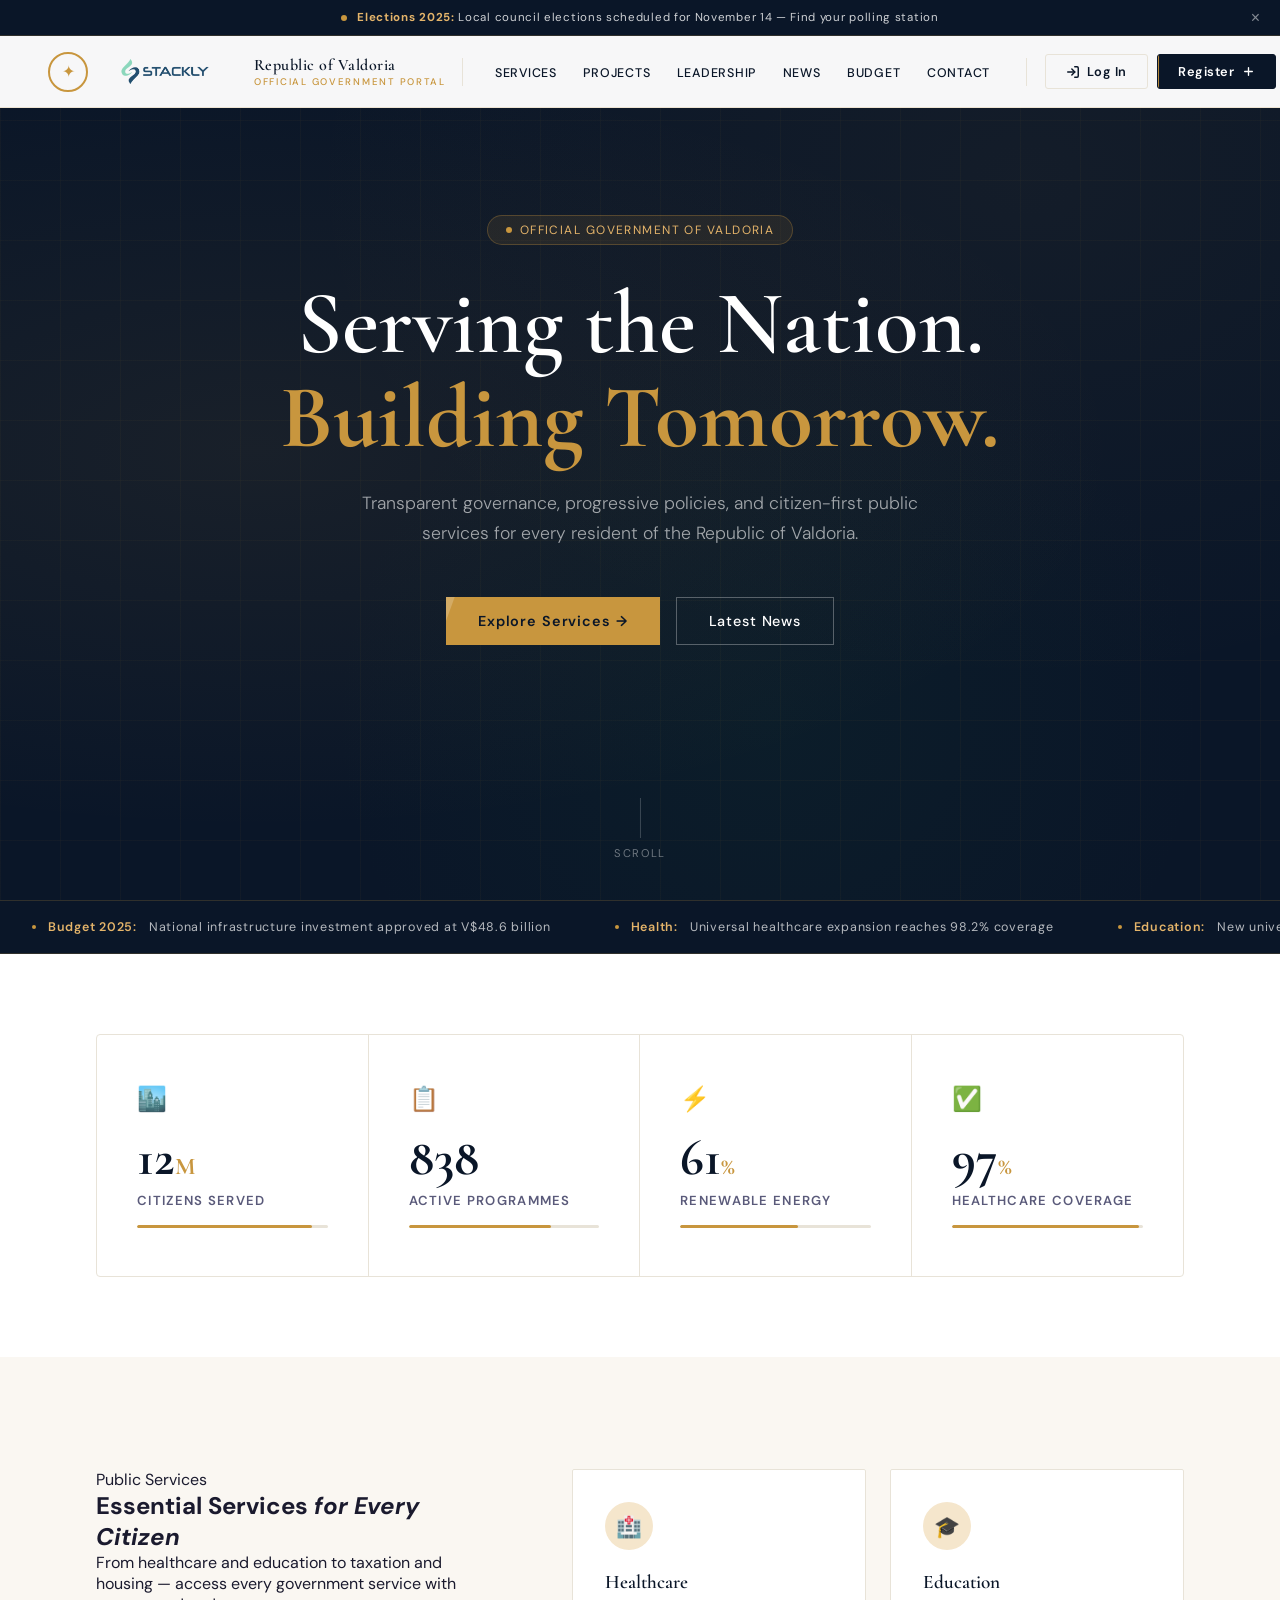
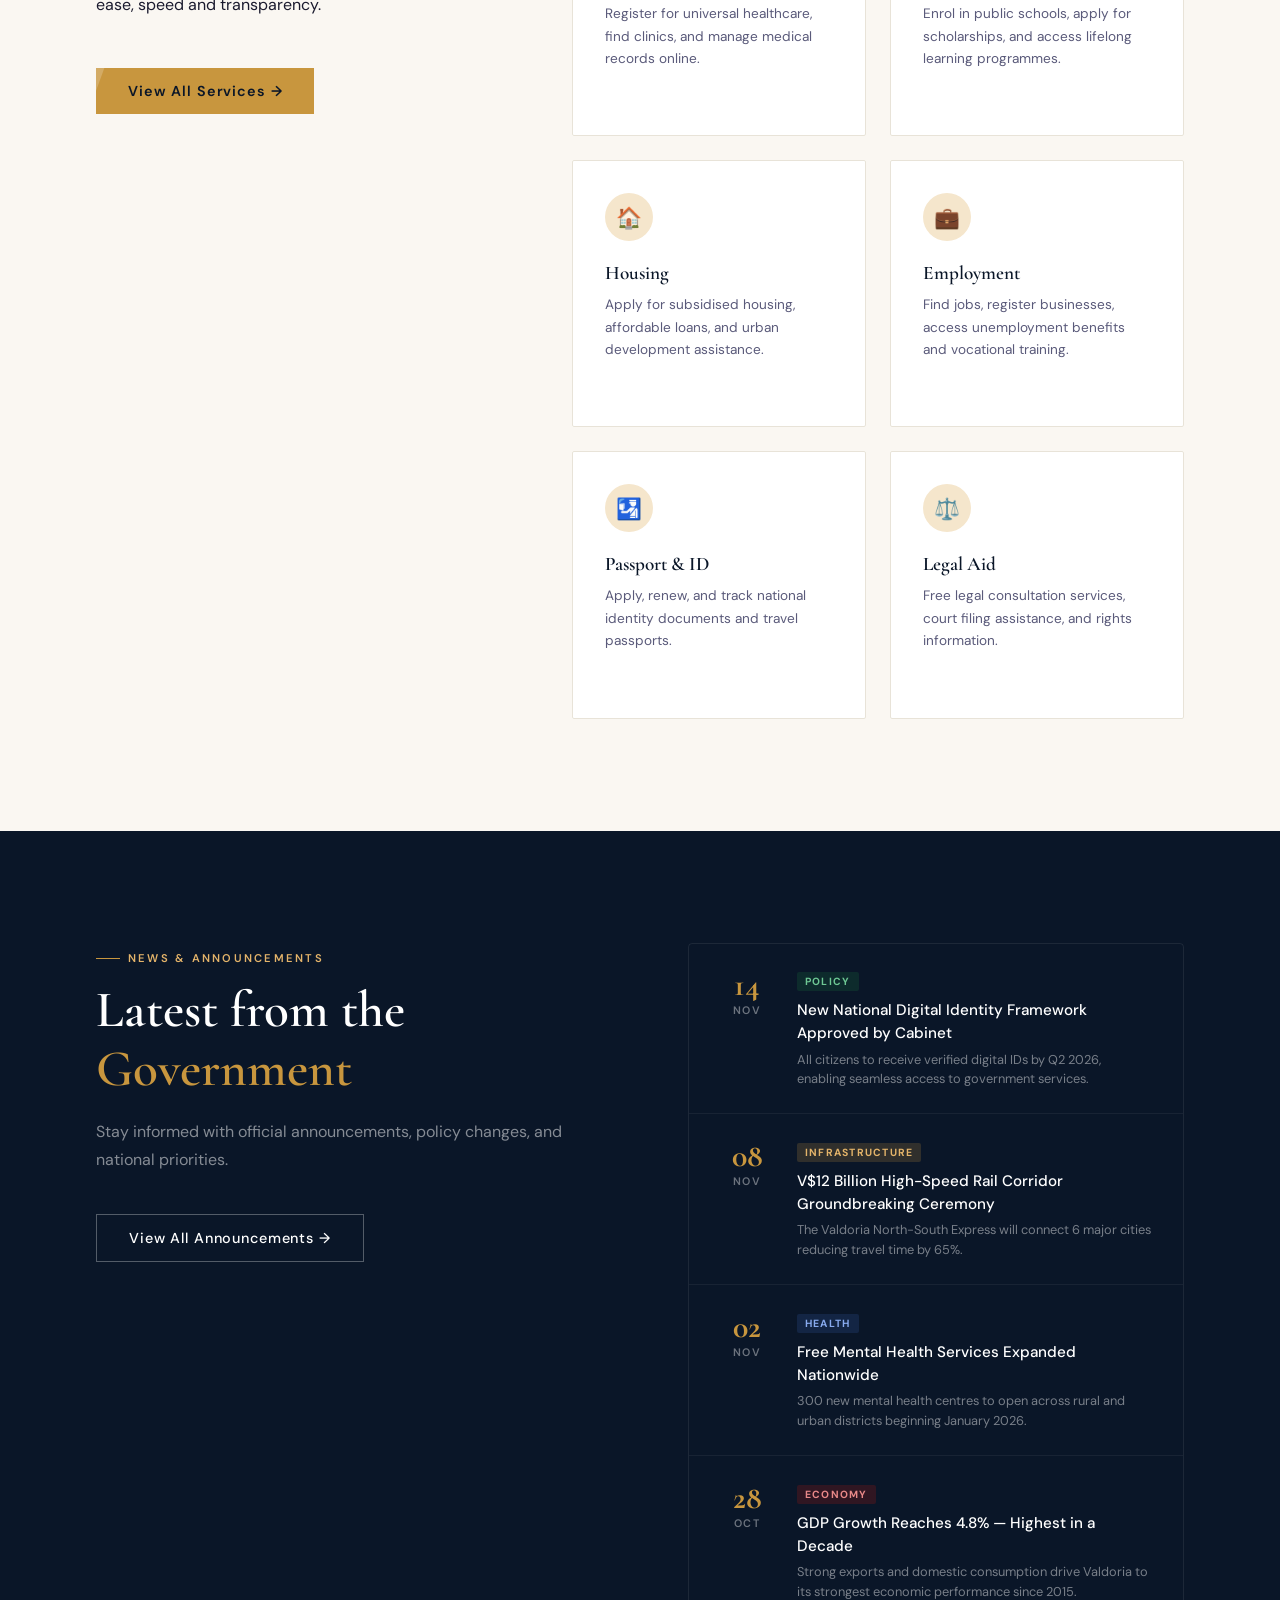
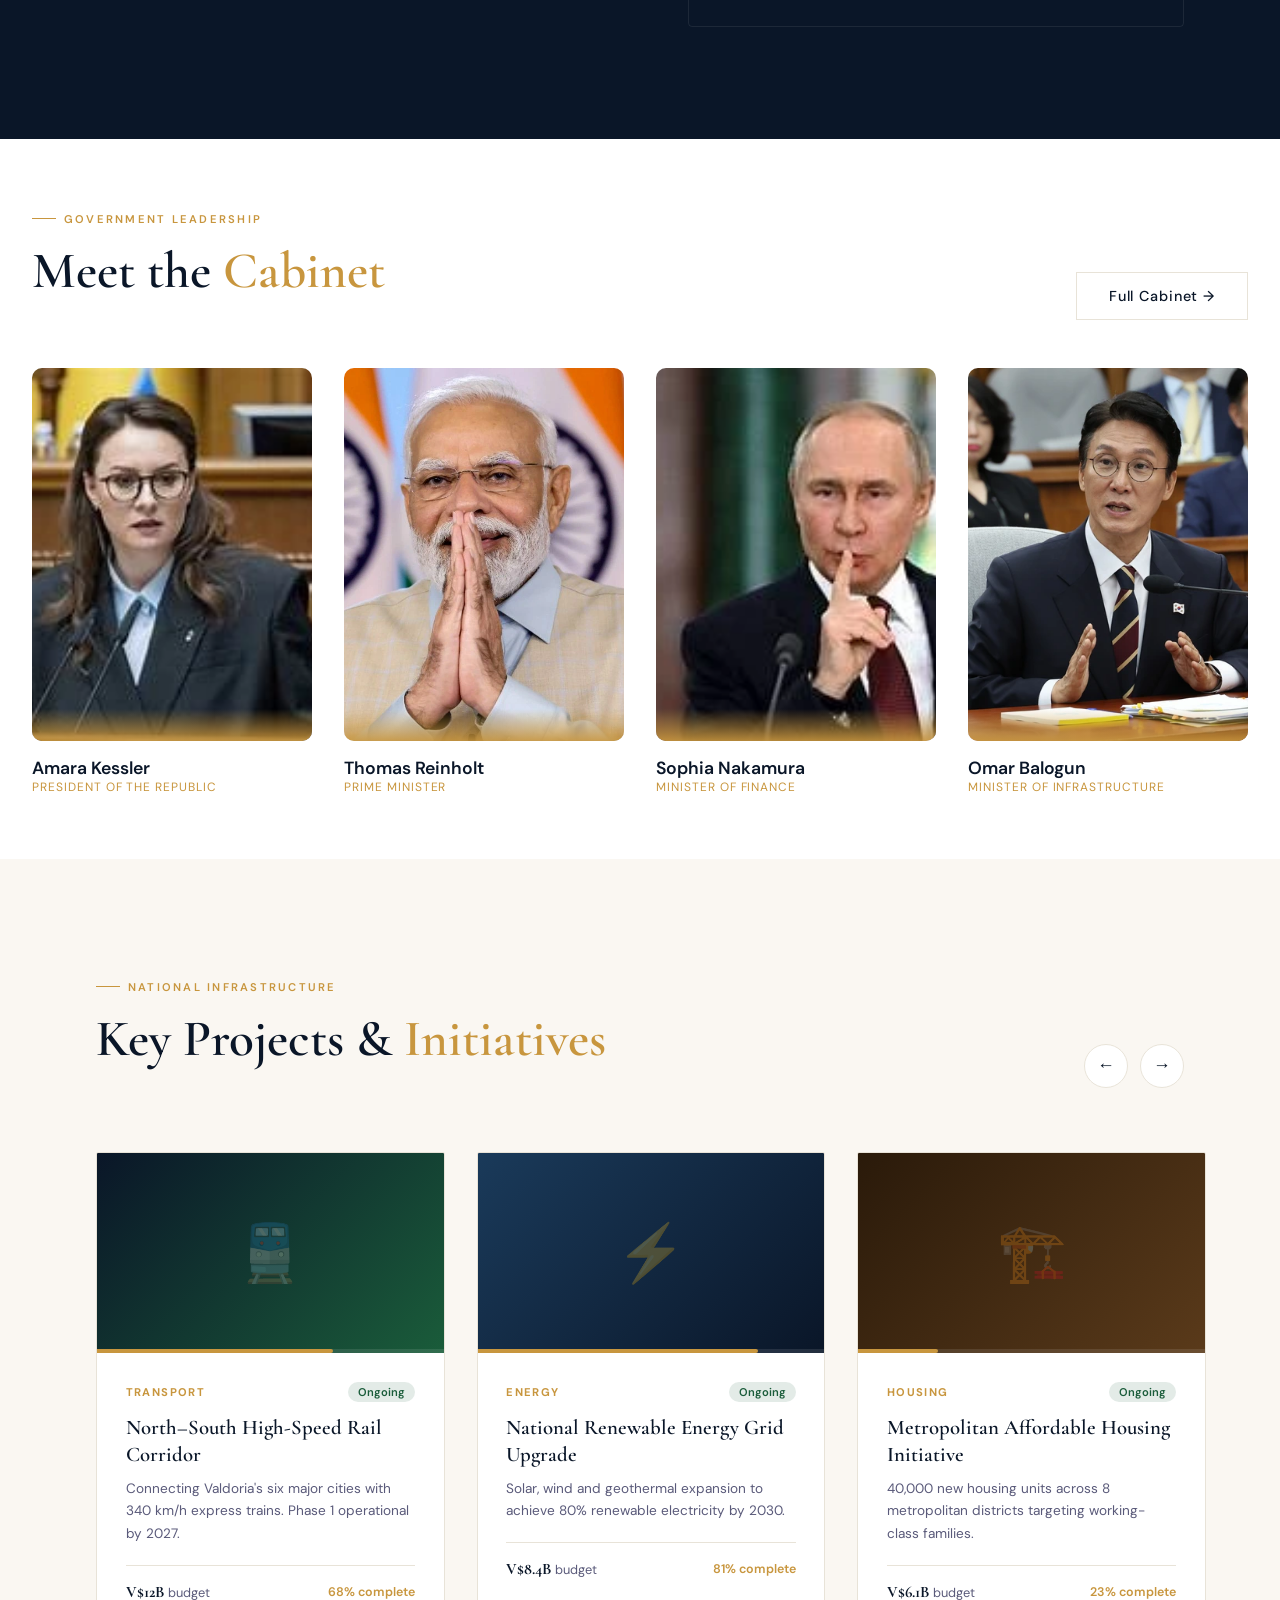
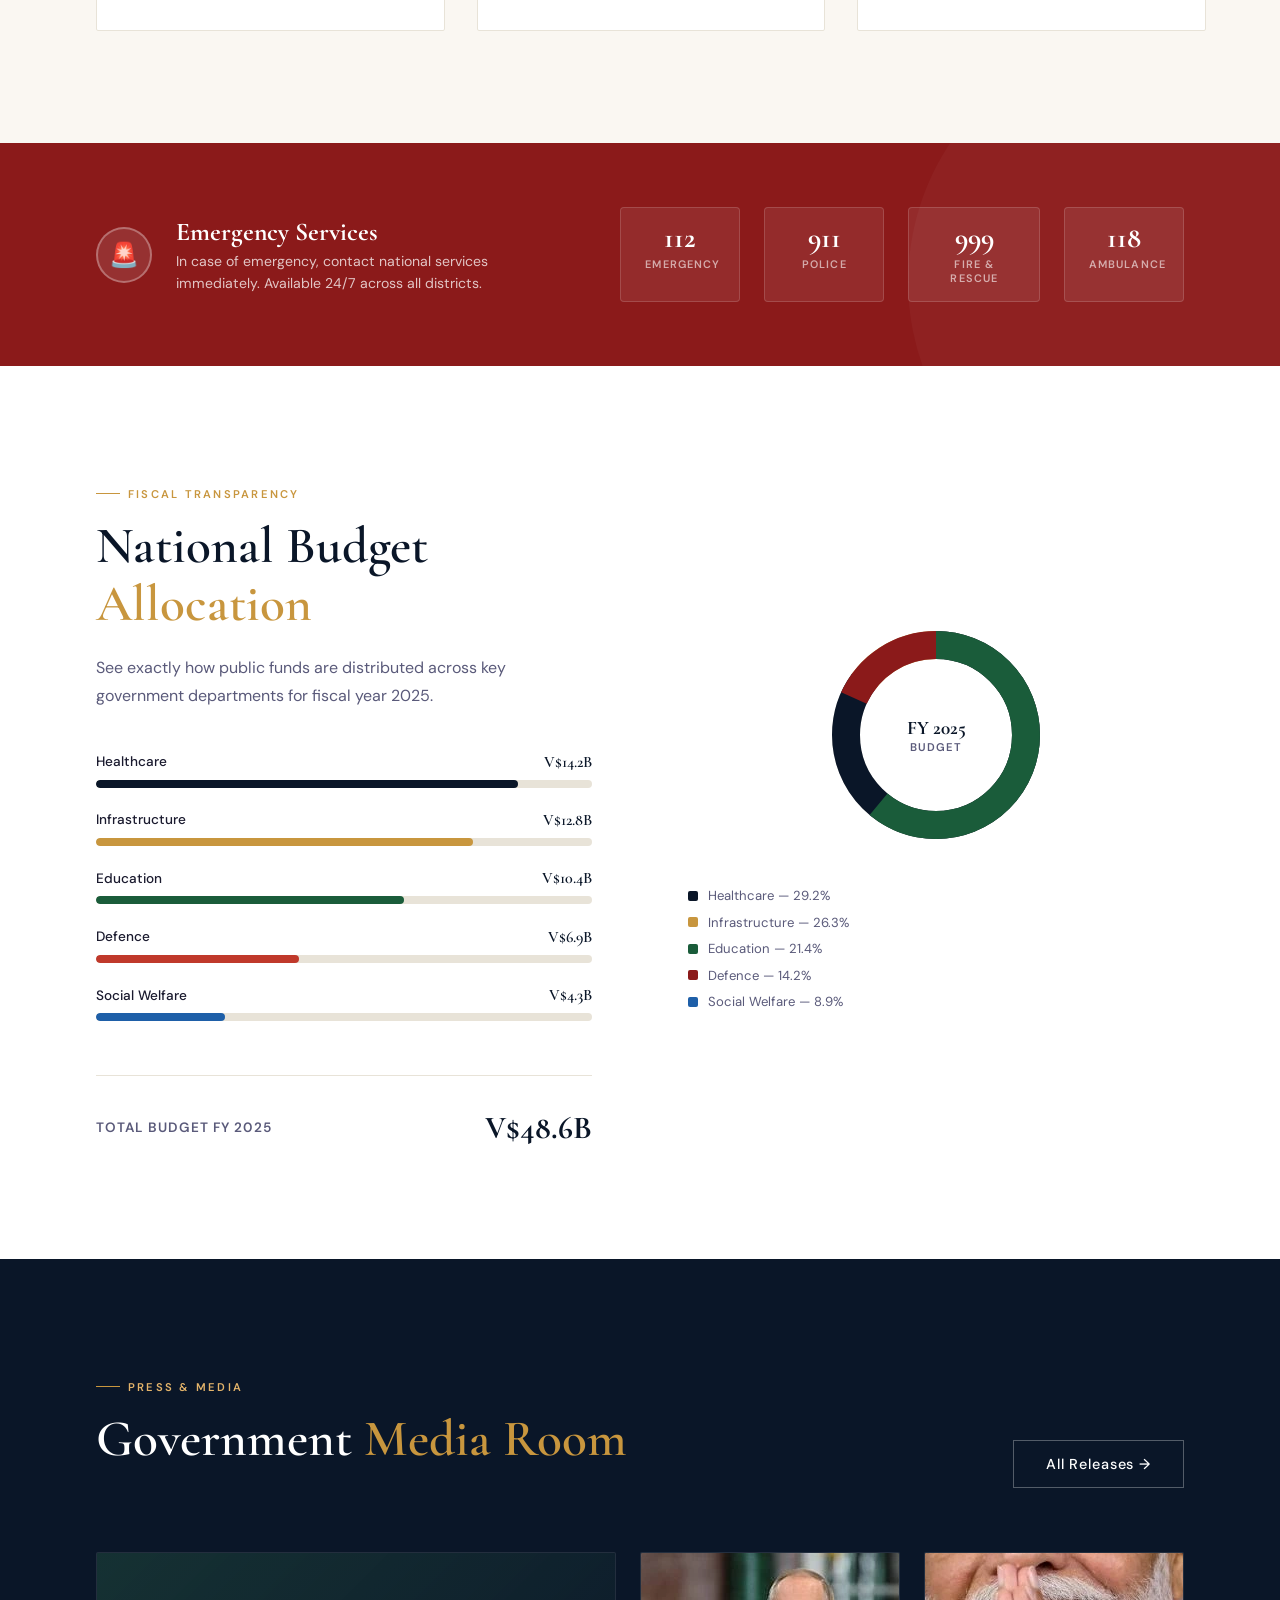
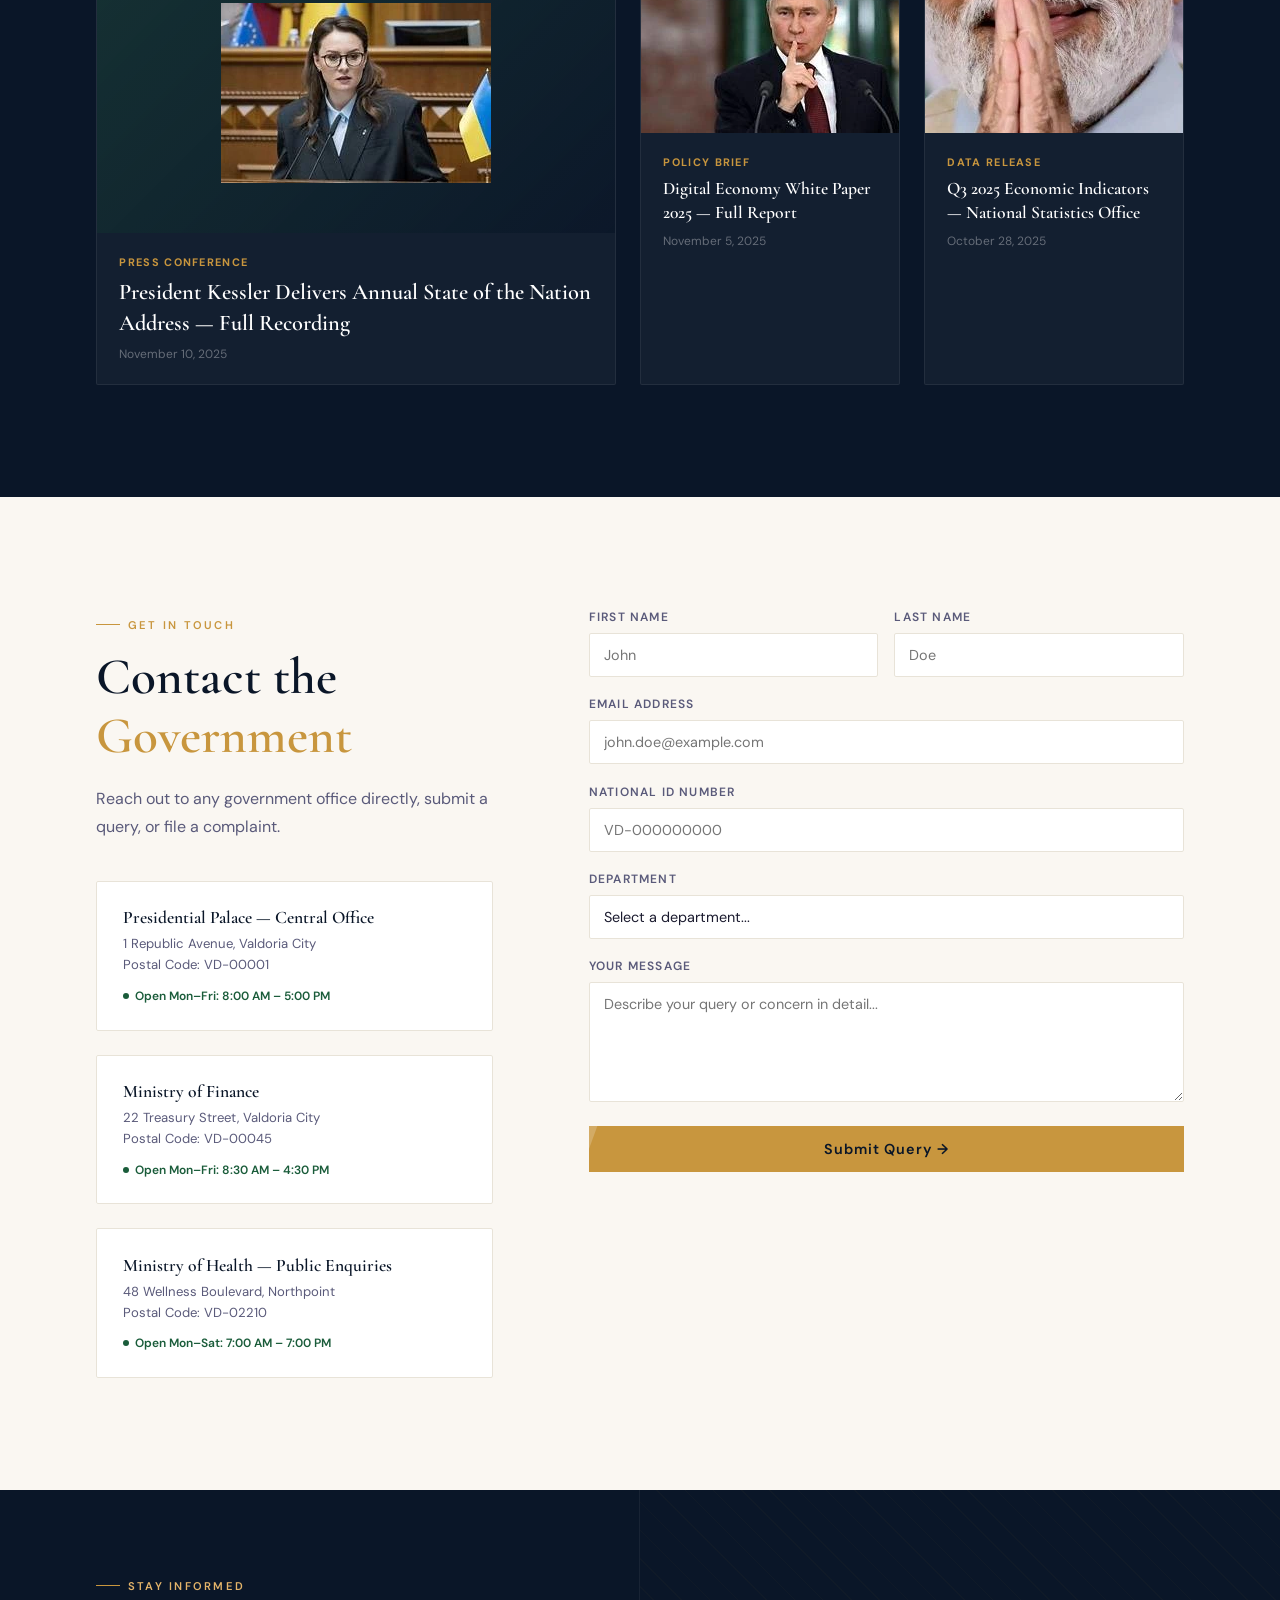
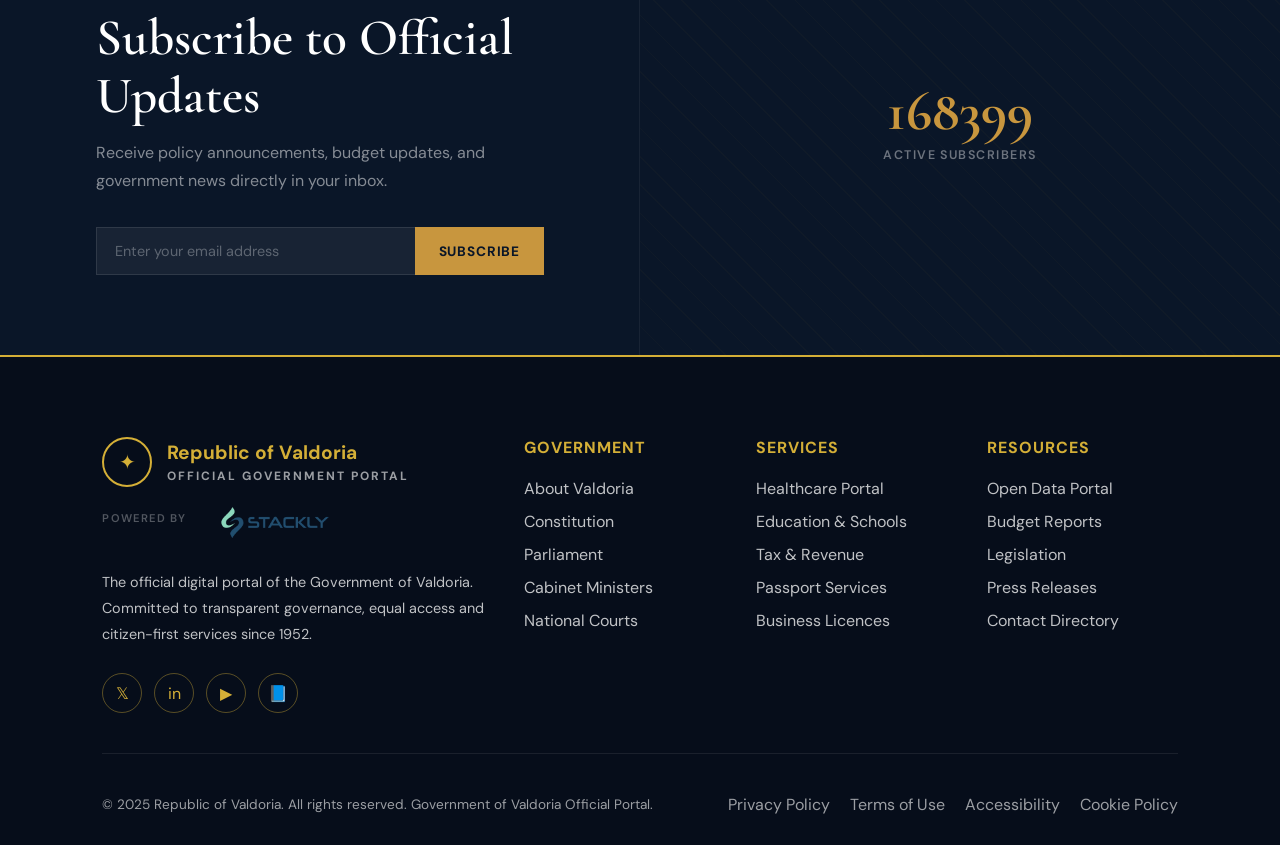
<file: index.html>
<!DOCTYPE html>
<html lang="en">
<head>
<meta charset="UTF-8">
<meta name="viewport" content="width=device-width, initial-scale=1.0">
<title>Republic of Valdoria — Official Government Portal</title>
<link href="https://fonts.googleapis.com/css2?family=Cormorant+Garamond:wght@400;500;600;700&family=DM+Sans:wght@300;400;500;600&display=swap" rel="stylesheet">
<style>
:root {
  --navy: #0a1628;
  --navy-mid: #142040;
  --gold: #c8963e;
  --gold-light: #e4b46a;
  --gold-pale: #f5e6cc;
  --cream: #faf7f2;
  --stone: #e8e3d8;
  --text: #1a1a2e;
  --text-muted: #5a5a7a;
  --white: #ffffff;
  --green: #1a5c3a;
  --red: #8b1a1a;
}

*, *::before, *::after { box-sizing: border-box; margin: 0; padding: 0; }
html { scroll-behavior: smooth; }
body { font-family: 'DM Sans', sans-serif; background: var(--cream); color: var(--text); overflow-x: hidden; }

/* ======== NAVIGATION ======== */
nav {
  position: fixed;
  top: 0; left: 0; right: 0;
  z-index: 1000;
  height: 72px;
  display: flex;
  align-items: center;
  justify-content: space-between;
  background: rgba(255,255,255,0.97);
  backdrop-filter: blur(16px);
  -webkit-backdrop-filter: blur(16px);
  border-bottom: 1px solid rgba(200,150,62,0.2);
  padding: 0 3rem;
  transition: all 0.4s ease;
  gap: 1rem;
}

/* LEFT — Logo */
.nav-logo {
  display: flex;
  align-items: center;
  gap: 12px;
  text-decoration: none;
  flex-shrink: 0;
}

.custom-logo {
    width: 130px;
    height: 130px;
    object-fit: contain;
    margin-right: 12px;
}
.nav-emblem {
  width: 40px;
  height: 40px;
  border: 2px solid var(--gold);
  border-radius: 50%;
  display: flex;
  align-items: center;
  justify-content: center;
  flex-shrink: 0;
  position: relative;
  overflow: hidden;
}

.nav-emblem::before {
  content: '✦';
  color: var(--gold);
  font-size: 16px;
  animation: rotateStar 8s linear infinite;
}

@keyframes rotateStar {
  from { transform: rotate(0deg); }
  to { transform: rotate(360deg); }
}

.nav-title {
  font-family: 'Cormorant Garamond', serif;
  color: var(--navy);
  font-size: 1rem;
  font-weight: 600;
  letter-spacing: 0.03em;
  line-height: 1.3;
}

.nav-title span {
  display: block;
  color: var(--gold);
  font-size: 0.6rem;
  letter-spacing: 0.18em;
  text-transform: uppercase;
  font-weight: 500;
  font-family: 'DM Sans', sans-serif;
}

/* CENTER — Nav Links */
.nav-center {
  display: flex;
  align-items: center;
  gap: 0.25rem;
  flex: 1;
  justify-content: center;
}

.nav-links {
  display: flex;
  gap: 0.15rem;
  list-style: none;
  align-items: center;
}

.nav-links a {
  color: var(--navy);
  text-decoration: none;
  font-size: 0.78rem;
  letter-spacing: 0.06em;
  text-transform: uppercase;
  font-weight: 500;
  padding: 6px 12px;
  border-radius: 4px;
  transition: all 0.25s;
  white-space: nowrap;
}

.nav-links a:hover {
  color: var(--gold);
  background: rgba(200,150,62,0.07);
}

/* RIGHT — Auth Buttons */
.nav-auth {
  display: flex;
  align-items: center;
  gap: 0.6rem;
  flex-shrink: 0;
}

.nav-divider {
  width: 1px;
  height: 28px;
  background: var(--stone);
  margin: 0 0.5rem;
}

.btn-login {
  background: transparent;
  color: var(--navy);
  border: 1.5px solid var(--stone);
  padding: 8px 20px;
  border-radius: 3px;
  font-family: 'DM Sans', sans-serif;
  font-size: 0.8rem;
  font-weight: 600;
  letter-spacing: 0.04em;
  cursor: pointer;
  text-decoration: none;
  display: inline-flex;
  align-items: center;
  gap: 7px;
  transition: all 0.25s;
  white-space: nowrap;
}

.btn-login:hover {
  border-color: var(--navy);
  color: var(--navy);
  background: rgba(10,22,40,0.04);
}

.btn-signup {
  background: var(--navy);
  color: var(--white);
  border: 1.5px solid var(--navy);
  padding: 8px 20px;
  border-radius: 3px;
  font-family: 'DM Sans', sans-serif;
  font-size: 0.8rem;
  font-weight: 600;
  letter-spacing: 0.04em;
  cursor: pointer;
  text-decoration: none;
  display: inline-flex;
  align-items: center;
  gap: 7px;
  transition: all 0.25s;
  position: relative;
  overflow: hidden;
  white-space: nowrap;
}

.btn-signup::before {
  content: '';
  position: absolute;
  inset: 0;
  background: var(--gold);
  transform: translateX(-100%);
  transition: transform 0.35s cubic-bezier(0.4,0,0.2,1);
  z-index: 0;
}

.btn-signup:hover::before { transform: translateX(0); }
.btn-signup:hover { border-color: var(--gold); color: var(--navy); }

.btn-signup span, .btn-signup svg { position: relative; z-index: 1; }

/* Hamburger */
.hamburger {
  display: none;
  flex-direction: column;
  justify-content: space-between;
  width: 28px;
  height: 20px;
  cursor: pointer;
  z-index: 1001;
  background: transparent;
  border: none;
  padding: 0;
  flex-shrink: 0;
}

.hamburger span {
  display: block;
  height: 2px;
  width: 100%;
  background: var(--navy);
  border-radius: 2px;
  transition: all 0.3s ease;
  transform-origin: center;
}

.hamburger.active span:nth-child(1) { transform: translateY(9px) rotate(45deg); }
.hamburger.active span:nth-child(2) { opacity: 0; transform: scaleX(0); }
.hamburger.active span:nth-child(3) { transform: translateY(-9px) rotate(-45deg); }

/* Mobile Drawer */
.mobile-drawer {
  position: fixed;
  top: 72px; left: 0; right: 0;
  background: rgba(255,255,255,0.98);
  backdrop-filter: blur(20px);
  -webkit-backdrop-filter: blur(20px);
  border-bottom: 1px solid rgba(200,150,62,0.2);
  padding: 1.5rem 1.5rem 2rem;
  transform: translateY(-110%);
  opacity: 0;
  visibility: hidden;
  transition: all 0.35s cubic-bezier(0.4,0,0.2,1);
  z-index: 999;
  box-shadow: 0 20px 40px rgba(10,22,40,0.08);
}

.mobile-drawer.active {
  transform: translateY(0);
  opacity: 1;
  visibility: visible;
}

.mobile-nav-links {
  list-style: none;
  display: flex;
  flex-direction: column;
  gap: 0;
  margin-bottom: 1.5rem;
  border: 1px solid var(--stone);
  border-radius: 6px;
  overflow: hidden;
}

.mobile-nav-links li a {
  display: flex;
  align-items: center;
  justify-content: space-between;
  padding: 13px 16px;
  font-size: 0.88rem;
  font-weight: 500;
  color: var(--navy);
  text-decoration: none;
  letter-spacing: 0.04em;
  border-bottom: 1px solid var(--stone);
  transition: background 0.2s;
}

.mobile-nav-links li:last-child a { border-bottom: none; }

.mobile-nav-links li a:hover {
  background: rgba(200,150,62,0.06);
  color: var(--gold);
}

.mobile-nav-links li a::after {
  content: '→';
  font-size: 0.75rem;
  color: var(--gold);
  opacity: 0;
  transition: opacity 0.2s;
}

.mobile-nav-links li a:hover::after { opacity: 1; }

.mobile-auth {
  display: grid;
  grid-template-columns: 1fr 1fr;
  gap: 0.75rem;
}

.mobile-auth .btn-login,
.mobile-auth .btn-signup {
  justify-content: center;
  padding: 11px 16px;
  font-size: 0.85rem;
}

/* Announcement bar */
.nav-announcement {
  position: fixed;
  top: 0; left: 0; right: 0;
  height: 36px;
  background: var(--navy);
  display: flex;
  align-items: center;
  justify-content: center;
  gap: 10px;
  font-size: 0.72rem;
  color: rgba(255,255,255,0.8);
  letter-spacing: 0.06em;
  z-index: 1001;
  border-bottom: 1px solid rgba(200,150,62,0.2);
}

.nav-announcement strong {
  color: var(--gold-light);
}

.nav-announcement .ann-close {
  position: absolute;
  right: 1rem;
  background: none;
  border: none;
  color: rgba(255,255,255,0.5);
  cursor: pointer;
  font-size: 1rem;
  line-height: 1;
  padding: 4px;
  transition: color 0.2s;
}

.nav-announcement .ann-close:hover { color: white; }

.nav-announcement .ann-dot {
  width: 6px; height: 6px;
  background: var(--gold);
  border-radius: 50%;
  animation: pulseDot 2s ease infinite;
  flex-shrink: 0;
}

body.has-announcement nav { top: 36px; }
body.has-announcement .mobile-drawer { top: calc(72px + 36px); }

/* ======== HERO ======== */
#hero {
  height: 100vh;
  min-height: 700px;
  position: relative;
  display: flex;
  align-items: center;
  justify-content: center;
  background: var(--navy);
  overflow: hidden;
  padding-top: 72px;
}

.hero-bg {
  position: absolute;
  inset: 0;
  background: 
    radial-gradient(ellipse at 20% 50%, rgba(200,150,62,0.08) 0%, transparent 60%),
    radial-gradient(ellipse at 80% 20%, rgba(200,150,62,0.05) 0%, transparent 50%),
    radial-gradient(ellipse at 60% 80%, rgba(26,92,58,0.1) 0%, transparent 40%);
}

.hero-grid {
  position: absolute;
  inset: 0;
  background-image: 
    linear-gradient(rgba(200,150,62,0.04) 1px, transparent 1px),
    linear-gradient(90deg, rgba(200,150,62,0.04) 1px, transparent 1px);
  background-size: 60px 60px;
  animation: gridPan 30s linear infinite;
}

@keyframes gridPan {
  from { transform: translateY(0); }
  to { transform: translateY(60px); }
}

.hero-particles {
  position: absolute;
  inset: 0;
  overflow: hidden;
}

.particle {
  position: absolute;
  width: 2px;
  height: 2px;
  background: var(--gold);
  border-radius: 50%;
  opacity: 0;
  animation: particleFloat linear infinite;
}

@keyframes particleFloat {
  0% { transform: translateY(100vh) translateX(0); opacity: 0; }
  10% { opacity: 0.6; }
  90% { opacity: 0.4; }
  100% { transform: translateY(-100px) translateX(40px); opacity: 0; }
}

.hero-content {
  text-align: center;
  position: relative;
  z-index: 2;
  max-width: 900px;
  padding: 0 2rem;
}

.hero-badge {
  display: inline-flex;
  align-items: center;
  gap: 8px;
  background: rgba(200,150,62,0.1);
  border: 1px solid rgba(200,150,62,0.3);
  padding: 6px 18px;
  border-radius: 100px;
  color: var(--gold-light);
  font-size: 0.75rem;
  letter-spacing: 0.12em;
  text-transform: uppercase;
  margin-bottom: 2rem;
  animation: fadeSlideDown 0.8s ease forwards;
  opacity: 0;
  animation-delay: 0.2s;
}

.hero-badge::before {
  content: '';
  width: 6px; height: 6px;
  background: var(--gold);
  border-radius: 50%;
  animation: pulseDot 2s ease infinite;
}

@keyframes pulseDot {
  0%, 100% { transform: scale(1); opacity: 1; }
  50% { transform: scale(1.4); opacity: 0.7; }
}

.hero-title {
  font-family: 'Cormorant Garamond', serif;
  font-size: clamp(3rem, 7vw, 6rem);
  font-weight: 600;
  color: var(--white);
  line-height: 1.05;
  margin-bottom: 1.5rem;
  animation: fadeSlideUp 0.8s ease forwards;
  opacity: 0;
  animation-delay: 0.4s;
}

.hero-title .line-gold {
  color: var(--gold);
  display: block;
  font-weight: 700;
}

.hero-subtitle {
  font-size: 1.1rem;
  color: rgba(255,255,255,0.6);
  line-height: 1.7;
  max-width: 600px;
  margin: 0 auto 3rem;
  font-weight: 300;
  animation: fadeSlideUp 0.8s ease forwards;
  opacity: 0;
  animation-delay: 0.6s;
}

.hero-actions {
  display: flex;
  gap: 1rem;
  justify-content: center;
  flex-wrap: wrap;
  animation: fadeSlideUp 0.8s ease forwards;
  opacity: 0;
  animation-delay: 0.8s;
}

.btn-primary {
  background: var(--gold);
  color: var(--navy);
  padding: 14px 32px;
  border: none;
  font-family: 'DM Sans', sans-serif;
  font-size: 0.9rem;
  font-weight: 600;
  letter-spacing: 0.06em;
  cursor: pointer;
  text-decoration: none;
  display: inline-flex;
  align-items: center;
  gap: 8px;
  position: relative;
  overflow: hidden;
  transition: all 0.3s;
}

.btn-primary::before {
  content: '';
  position: absolute;
  top: 0; left: -100%; width: 100%; height: 100%;
  background: rgba(255,255,255,0.2);
  transform: skewX(-20deg);
  transition: left 0.4s ease;
}

.btn-primary:hover::before { left: 150%; }
.btn-primary:hover { transform: translateY(-2px); box-shadow: 0 8px 24px rgba(200,150,62,0.4); }

.btn-outline {
  background: transparent;
  color: var(--white);
  padding: 14px 32px;
  border: 1px solid rgba(255,255,255,0.3);
  font-family: 'DM Sans', sans-serif;
  font-size: 0.9rem;
  font-weight: 500;
  letter-spacing: 0.06em;
  cursor: pointer;
  text-decoration: none;
  display: inline-flex;
  align-items: center;
  gap: 8px;
  transition: all 0.3s;
}

.btn-outline:hover { border-color: var(--gold); color: var(--gold); transform: translateY(-2px); }

.hero-scroll {
  position: absolute;
  bottom: 2.5rem;
  left: 50%;
  transform: translateX(-50%);
  display: flex;
  flex-direction: column;
  align-items: center;
  gap: 8px;
  color: rgba(255,255,255,0.4);
  font-size: 0.7rem;
  letter-spacing: 0.15em;
  text-transform: uppercase;
  animation: fadeIn 1s ease forwards;
  opacity: 0;
  animation-delay: 1.4s;
}

.hero-scroll-line {
  width: 1px;
  height: 40px;
  background: rgba(255,255,255,0.2);
  position: relative;
  overflow: hidden;
}

.hero-scroll-line::after {
  content: '';
  position: absolute;
  top: -100%; left: 0; right: 0;
  height: 100%;
  background: var(--gold);
  animation: scrollLine 2s ease infinite;
}

@keyframes scrollLine {
  0% { top: -100%; }
  100% { top: 200%; }
}

/* ======== SHARED SECTION STYLES ======== */
section { padding: 7rem 6rem; }

.section-tag {
  display: inline-flex;
  align-items: center;
  gap: 8px;
  font-size: 0.7rem;
  letter-spacing: 0.2em;
  text-transform: uppercase;
  font-weight: 600;
  color: var(--gold);
  margin-bottom: 1rem;
}

.section-tag::before {
  content: '';
  display: block;
  width: 24px;
  height: 1px;
  background: var(--gold);
}

.section-heading {
  font-family: 'Cormorant Garamond', serif;
  font-size: clamp(2rem, 4vw, 3.2rem);
  font-weight: 600;
  line-height: 1.15;
  color: var(--navy);
  margin-bottom: 1.2rem;
}

.section-heading em { color: var(--gold); font-style: normal; }
.section-sub { font-size: 1rem; color: var(--text-muted); line-height: 1.75; max-width: 520px; }

/* ======== MARQUEE ======== */
#marquee {
  background: var(--navy);
  padding: 0;
  overflow: hidden;
  border-top: 1px solid rgba(200,150,62,0.2);
  border-bottom: 1px solid rgba(200,150,62,0.2);
}

.marquee-track {
  display: flex;
  align-items: center;
  height: 52px;
  gap: 0;
  animation: marqueeScroll 30s linear infinite;
  width: max-content;
}

@keyframes marqueeScroll {
  from { transform: translateX(0); }
  to { transform: translateX(-50%); }
}

.marquee-item {
  display: flex;
  align-items: center;
  gap: 12px;
  padding: 0 2rem;
  color: rgba(255,255,255,0.7);
  font-size: 0.78rem;
  letter-spacing: 0.06em;
  white-space: nowrap;
}

.marquee-dot { width: 4px; height: 4px; background: var(--gold); border-radius: 50%; flex-shrink: 0; }
.marquee-item strong { color: var(--gold-light); font-weight: 600; }

/* ======== STATISTICS ======== */
#stats { background: var(--white); padding: 5rem 6rem; }

.stats-grid {
  display: grid;
  grid-template-columns: repeat(4, 1fr);
  gap: 0;
  border: 1px solid var(--stone);
  border-radius: 4px;
  overflow: hidden;
}

.stat-card {
  padding: 3rem 2.5rem;
  border-right: 1px solid var(--stone);
  position: relative;
  overflow: hidden;
  transition: all 0.4s ease;
  cursor: default;
}

.stat-card:last-child { border-right: none; }

.stat-card::before {
  content: '';
  position: absolute;
  bottom: 0; left: 0; right: 0;
  height: 0;
  background: var(--navy);
  transition: height 0.5s cubic-bezier(0.4,0,0.2,1);
  z-index: 0;
}

.stat-card:hover::before { height: 100%; }
.stat-card:hover .stat-number,
.stat-card:hover .stat-label,
.stat-card:hover .stat-icon { color: var(--white); }
.stat-card:hover .stat-bar { background: rgba(255,255,255,0.2); }
.stat-card:hover .stat-bar-fill { background: var(--gold); }

.stat-icon { font-size: 1.5rem; color: var(--gold); margin-bottom: 1.2rem; display: block; position: relative; z-index: 1; transition: color 0.4s; }
.stat-number { font-family: 'Cormorant Garamond', serif; font-size: 3.2rem; font-weight: 700; color: var(--navy); line-height: 1; margin-bottom: 0.5rem; position: relative; z-index: 1; transition: color 0.4s; }
.stat-number .unit { font-size: 1.5rem; color: var(--gold); transition: color 0.4s; }
.stat-label { font-size: 0.82rem; letter-spacing: 0.1em; text-transform: uppercase; color: var(--text-muted); font-weight: 600; position: relative; z-index: 1; transition: color 0.4s; margin-bottom: 1rem; }
.stat-bar { height: 3px; background: var(--stone); border-radius: 2px; overflow: hidden; position: relative; z-index: 1; transition: background 0.4s; }
.stat-bar-fill { height: 100%; background: var(--gold); border-radius: 2px; width: 0; transition: width 1.5s cubic-bezier(0.4,0,0.2,1) 0.3s, background 0.4s; }

/* ======== SERVICES ======== */
#services { background: var(--cream); }

.services-layout {
  display: grid;
  grid-template-columns: 380px 1fr;
  gap: 6rem;
  align-items: start;
}

.services-intro { position: sticky; top: 120px; }

.services-grid {
  display: grid;
  grid-template-columns: 1fr 1fr;
  gap: 1.5rem;
}

.service-card {
  background: var(--white);
  border: 1px solid var(--stone);
  padding: 2rem;
  border-radius: 2px;
  cursor: pointer;
  position: relative;
  overflow: hidden;
  transition: all 0.4s ease;
  text-decoration: none;
  display: block;
  color: inherit;
}

.service-card::after {
  content: '';
  position: absolute;
  top: 0; left: 0;
  width: 3px; height: 0;
  background: var(--gold);
  transition: height 0.4s ease;
}

.service-card:hover { border-color: transparent; box-shadow: 0 8px 32px rgba(10,22,40,0.12); transform: translateY(-4px); }
.service-card:hover::after { height: 100%; }

.service-icon { width: 48px; height: 48px; background: var(--gold-pale); display: flex; align-items: center; justify-content: center; border-radius: 50%; margin-bottom: 1.2rem; font-size: 1.3rem; transition: all 0.4s; }
.service-card:hover .service-icon { background: var(--gold); transform: scale(1.1) rotate(5deg); }
.service-name { font-family: 'Cormorant Garamond', serif; font-size: 1.2rem; font-weight: 600; color: var(--navy); margin-bottom: 0.6rem; }
.service-desc { font-size: 0.85rem; color: var(--text-muted); line-height: 1.65; }
.service-arrow { display: inline-flex; align-items: center; gap: 6px; margin-top: 1rem; font-size: 0.78rem; font-weight: 600; letter-spacing: 0.08em; text-transform: uppercase; color: var(--gold); opacity: 0; transform: translateX(-8px); transition: all 0.3s; }
.service-card:hover .service-arrow { opacity: 1; transform: translateX(0); }

/* ======== ANNOUNCEMENTS ======== */
#announcements { background: var(--navy); color: var(--white); }

.announcements-layout {
  display: grid;
  grid-template-columns: 1fr 1fr;
  gap: 6rem;
  align-items: start;
}

.ann-intro .section-heading { color: var(--white); }

.ann-list {
  display: flex;
  flex-direction: column;
  gap: 0;
  border: 1px solid rgba(255,255,255,0.08);
  border-radius: 4px;
  overflow: hidden;
}

.ann-item {
  padding: 1.6rem 2rem;
  border-bottom: 1px solid rgba(255,255,255,0.06);
  display: flex;
  gap: 1.5rem;
  align-items: flex-start;
  transition: background 0.3s;
  cursor: pointer;
  position: relative;
  overflow: hidden;
}





.ann-item::before {
  content: '';
  position: absolute;
  top: 0; bottom: 0; left: 0;
  width: 0;
  background: rgba(200,150,62,0.05);
  transition: width 0.4s ease;
}

.ann-item:hover::before { width: 100%; }
.ann-item:last-child { border-bottom: none; }

.ann-date { flex-shrink: 0; text-align: center; min-width: 52px; }
.ann-date .day { font-family: 'Cormorant Garamond', serif; font-size: 2rem; font-weight: 700; color: var(--gold); line-height: 1; display: block; }
.ann-date .month { font-size: 0.68rem; letter-spacing: 0.12em; text-transform: uppercase; color: rgba(255,255,255,0.4); font-weight: 600; margin-top: 2px; display: block; }

.ann-tag { display: inline-block; font-size: 0.65rem; letter-spacing: 0.12em; text-transform: uppercase; font-weight: 700; padding: 3px 8px; border-radius: 2px; margin-bottom: 0.5rem; }
.tag-policy { background: rgba(26,92,58,0.3); color: #6ec894; }
.tag-infra { background: rgba(200,150,62,0.2); color: var(--gold-light); }
.tag-health { background: rgba(59,100,180,0.2); color: #88aaee; }
.tag-economy { background: rgba(139,26,26,0.3); color: #e88888; }

.ann-title { font-size: 0.95rem; font-weight: 500; color: var(--white); line-height: 1.5; margin-bottom: 0.3rem; }
.ann-excerpt { font-size: 0.8rem; color: rgba(255,255,255,0.45); line-height: 1.5; }

/* ======== LEADERSHIP ======== */
#leadership {
  background: var(--white);
  padding: 4rem 2rem;
}

/* HEADER */
.leadership-header {
  display: flex;
  justify-content: space-between;
  align-items: flex-end;
  margin-bottom: 3rem;
  gap: 1rem;
}

/* GRID - DESKTOP */
.leadership-grid {
  display: grid;
  grid-template-columns: repeat(4, 1fr);
  gap: 2rem;
}

/* CARD */
.leader-card {
  position: relative;
  cursor: pointer;
}

/* PORTRAIT BOX */
.leader-portrait {
  width: 100%;
  aspect-ratio: 3 / 4;
  position: relative;
  overflow: hidden;
  border-radius: 10px;
  background: #0a1628;
}

/* IMAGE FIT */
.leader-img {
  width: 100%;
  height: 100%;
  object-fit: cover;
  object-position: center;
  display: block;
  transition: transform 0.4s ease;
}

/* HOVER ZOOM */
.leader-card:hover .leader-img {
  transform: scale(1.05);
}

/* OVERLAY */
.leader-overlay {
  position: absolute;
  bottom: 0;
  left: 0;
  right: 0;
  height: 0;
  background: linear-gradient(to top, rgba(200,150,62,0.9), transparent);
  transition: height 0.4s ease;
  display: flex;
  align-items: flex-end;
  padding: 1rem;
}

.leader-card:hover .leader-overlay {
  height: 60%;
}

.leader-quote {
  font-size: 0.8rem;
  color: var(--navy);
  font-style: italic;
  opacity: 0;
  transform: translateY(10px);
  transition: all 0.3s ease;
}

.leader-card:hover .leader-quote {
  opacity: 1;
  transform: translateY(0);
}

/* INFO */
.leader-info {
  padding-top: 1rem;
}

.leader-name {
  font-size: 1.1rem;
  font-weight: 600;
  color: var(--navy);
}

.leader-title {
  font-size: 0.75rem;
  color: var(--gold);
  text-transform: uppercase;
  letter-spacing: 0.08em;
}

/* =========================
   📱 TABLET VIEW
========================= */
@media (max-width: 1024px) {
  .leadership-grid {
    grid-template-columns: repeat(2, 1fr);
  }
}

/* =========================
   📱 MOBILE VIEW
========================= */
@media (max-width: 600px) {
  #leadership {
    padding: 3rem 1rem;
  }

  .leadership-header {
    flex-direction: column;
    align-items: flex-start;
  }

  .leadership-grid {
    grid-template-columns: 1fr;
    gap: 1.5rem;
  }

  .leader-portrait {
    aspect-ratio: 3 / 4;
  }

  .leader-name {
    font-size: 1rem;
  }
}


/* ======== PROJECTS ======== */
/* ======== PROJECTS ======== */
    #projects {
      background: var(--cream);
      padding: 7rem 6rem;
    }
 
    .projects-header {
      display: flex;
      justify-content: space-between;
      align-items: flex-end;
      margin-bottom: 4rem;
    }
 
    .projects-scroll-container {
      overflow: hidden;
      position: relative;
      margin: -2rem;
      padding: 2rem;
    }
 
    .projects-track {
      display: flex;
      gap: 2rem;
      transition: transform 0.6s cubic-bezier(0.4, 0, 0.2, 1);
    }
 
    /* ── CARD ── */
    .project-card {
      flex: 0 0 calc(33.333% - 14px);
      background: var(--white);
      border: 1px solid var(--stone);
      border-radius: 2px;
      overflow: hidden;
      transition: box-shadow 0.4s ease, transform 0.4s ease;
    }
 
    .project-card:hover {
      box-shadow: 0 16px 48px rgba(15, 50, 103, 0.15);
      transform: translateY(-6px);
    }
 
    /* ── VISUAL — single block, position:relative kept ── */
    .project-visual {
      height: 200px;
      position: relative;
      overflow: hidden;
      display: flex;
      align-items: center;
      justify-content: center;
    }
 
    .project-v1 {
      background: linear-gradient(135deg, #0a1628 0%, #1a5c3a 100%);
    }
 
    .project-v2 {
      background: linear-gradient(135deg, #1a3a5a 0%, #0a1628 100%);
    }
 
    .project-v3 {
      background: linear-gradient(135deg, #2a1a0a 0%, #5a3a1a 100%);
    }
 
    .project-v4 {
      background: linear-gradient(135deg, #1a1a3a 0%, #3a1a5a 100%);
    }
 
    .project-visual-icon {
      font-size: 3.5rem;
      opacity: 0.25;
      position: absolute;
      color: #fff;
      z-index: 0;
      pointer-events: none;
    }
 
    /* ── IMAGE ZOOM ── */
    .project-visual img {
      width: 100%;
      height: 100%;
      object-fit: cover;
      transition: transform 0.6s ease;
    }
 
    .project-card:hover .project-visual img {
      transform: scale(1.08);
    }
 
    /* ── DARK OVERLAY — no transform, pointer-events none ── */
    .project-visual::after {
      content: "";
      position: absolute;
      inset: 0;
      background: rgba(0, 0, 0, 0);
      transition: background 0.4s ease;
      pointer-events: none;
      z-index: 1;
    }
 
    .project-card:hover .project-visual::after {
      background: rgba(0, 0, 0, 0.12);
    }
 
    /* ── PROGRESS BAR ── */
    .project-progress-bar {
      position: absolute;
      bottom: 0;
      left: 0;
      right: 0;
      height: 4px;
      background: rgba(255, 255, 255, 0.1);
      z-index: 2;
    }
 
    .project-progress-fill {
      height: 100%;
      background: var(--gold);
      border-radius: 0 2px 2px 0;
      transition: width 1.5s cubic-bezier(0.4, 0, 0.2, 1);
      width: 0;
    }
 
    /* ── HOVER TAG — z-index above overlay ── */
    .project-hover-tag {
      position: absolute;
      top: 1rem;
      right: 1rem;
      background: var(--gold);
      color: var(--navy);
      font-size: 0.65rem;
      font-weight: 700;
      letter-spacing: 0.1em;
      text-transform: uppercase;
      padding: 5px 12px;
      border-radius: 100px;
      opacity: 0;
      transform: translateY(-6px);
      transition: opacity 0.3s ease, transform 0.3s ease;
      pointer-events: none;
      z-index: 3;
    }
 
    .project-card:hover .project-hover-tag {
      opacity: 1;
      transform: translateY(0);
    }
 
    /* ── CARD BODY ── */
    .project-body {
      padding: 1.8rem;
    }
 
    .project-meta {
      display: flex;
      align-items: center;
      justify-content: space-between;
      margin-bottom: 0.8rem;
    }
 
    .project-category {
      font-size: 0.7rem;
      letter-spacing: 0.12em;
      text-transform: uppercase;
      font-weight: 700;
      color: var(--gold);
    }
 
    .project-status {
      font-size: 0.7rem;
      padding: 3px 10px;
      border-radius: 100px;
      font-weight: 600;
    }
 
    .status-ongoing {
      background: rgba(26, 92, 58, 0.12);
      color: var(--green);
    }
 
    .status-planned {
      background: rgba(200, 150, 62, 0.12);
      color: var(--gold);
    }
 
    .status-complete {
      background: rgba(10, 22, 40, 0.08);
      color: var(--navy);
    }
 
    .project-name {
      font-family: 'Cormorant Garamond', serif;
      font-size: 1.3rem;
      font-weight: 600;
      color: var(--navy);
      margin-bottom: 0.6rem;
      line-height: 1.3;
    }
 
    .project-desc {
      font-size: 0.85rem;
      color: var(--text-muted);
      line-height: 1.65;
      margin-bottom: 1.2rem;
    }
 
    .project-footer {
      display: flex;
      align-items: center;
      justify-content: space-between;
      padding-top: 1rem;
      border-top: 1px solid var(--stone);
    }
 
    .project-budget {
      font-size: 0.8rem;
      color: var(--text-muted);
    }
 
    .project-budget strong {
      color: var(--navy);
      font-family: 'Cormorant Garamond', serif;
      font-size: 1rem;
    }
 
    .project-pct {
      font-size: 0.78rem;
      font-weight: 600;
      color: var(--gold);
    }
 
    /* ── NAV ── */
    .projects-nav {
      display: flex;
      gap: 0.75rem;
      margin-top: 2.5rem;
      justify-content: center;
    }
 
    .proj-btn {
      width: 44px;
      height: 44px;
      border: 1px solid var(--stone);
      background: var(--white);
      cursor: pointer;
      display: flex;
      align-items: center;
      justify-content: center;
      font-size: 1.1rem;
      border-radius: 50%;
      transition: background 0.3s ease, color 0.3s ease, border-color 0.3s ease;
      color: var(--navy);
    }
 
    .proj-btn:hover {
      background: var(--navy);
      color: var(--gold);
      border-color: var(--navy);
    }
 
    /* ======== EMERGENCY ======== */
    #emergency {
      background: var(--red);
      padding: 4rem 6rem;
      position: relative;
      overflow: hidden;
    }
 
    #emergency::before {
      content: '';
      position: absolute;
      top: -50%;
      right: -10%;
      width: 500px;
      height: 500px;
      background: rgba(255, 255, 255, 0.03);
      border-radius: 50%;
      animation: emergencyPulse 4s ease infinite;
    }
/* ======== EMERGENCY ======== */
#emergency { background: var(--red); padding: 4rem 6rem; position: relative; overflow: hidden; }

#emergency::before {
  content: '';
  position: absolute;
  top: -50%; right: -10%;
  width: 500px; height: 500px;
  background: rgba(255,255,255,0.03);
  border-radius: 50%;
  animation: emergencyPulse 4s ease infinite;
}

@keyframes emergencyPulse {
  0%, 100% { transform: scale(1); }
  50% { transform: scale(1.1); }
}

.emergency-layout { display: flex; align-items: center; justify-content: space-between; gap: 3rem; }
.emergency-left { display: flex; align-items: center; gap: 1.5rem; }

.emergency-icon { width: 56px; height: 56px; background: rgba(255,255,255,0.1); border: 2px solid rgba(255,255,255,0.3); border-radius: 50%; display: flex; align-items: center; justify-content: center; font-size: 1.5rem; flex-shrink: 0; animation: emergencyGlow 2s ease infinite; }

@keyframes emergencyGlow {
  0%, 100% { box-shadow: 0 0 0 0 rgba(255,255,255,0.3); }
  50% { box-shadow: 0 0 0 12px rgba(255,255,255,0); }
}

.emergency-text h3 { font-family: 'Cormorant Garamond', serif; font-size: 1.6rem; font-weight: 700; color: var(--white); margin-bottom: 0.3rem; }
.emergency-text p { font-size: 0.88rem; color: rgba(255,255,255,0.75); line-height: 1.5; }

.emergency-contacts { display: flex; gap: 1.5rem; }

.emg-contact { text-align: center; background: rgba(255,255,255,0.08); border: 1px solid rgba(255,255,255,0.15); padding: 1rem 1.5rem; border-radius: 4px; min-width: 120px; transition: all 0.3s; cursor: pointer; }
.emg-contact:hover { background: rgba(255,255,255,0.15); transform: translateY(-3px); }
.emg-number { font-family: 'Cormorant Garamond', serif; font-size: 1.8rem; font-weight: 700; color: var(--white); display: block; line-height: 1; }
.emg-service { font-size: 0.68rem; letter-spacing: 0.1em; text-transform: uppercase; color: rgba(255,255,255,0.6); font-weight: 600; margin-top: 4px; display: block; }

/* ======== BUDGET ======== */
#budget { background: var(--white); padding: 7rem 6rem; }

.budget-layout { display: grid; grid-template-columns: 1fr 1fr; gap: 6rem; align-items: center; }
.budget-bars { display: flex; flex-direction: column; gap: 1.4rem; }

.budget-item-header { display: flex; justify-content: space-between; align-items: center; margin-bottom: 0.5rem; }
.budget-dept { font-size: 0.85rem; font-weight: 500; color: var(--text); }
.budget-amount { font-family: 'Cormorant Garamond', serif; font-size: 1rem; font-weight: 600; color: var(--navy); }
.budget-bar { height: 8px; background: var(--stone); border-radius: 4px; overflow: hidden; }
.budget-fill { height: 100%; border-radius: 4px; width: 0; transition: width 1.8s cubic-bezier(0.4,0,0.2,1) 0.3s; }
.fill-navy { background: var(--navy); }
.fill-gold { background: var(--gold); }
.fill-green { background: var(--green); }
.fill-red { background: #c0392b; }
.fill-blue { background: #1e5fa8; }

.budget-total { margin-top: 2rem; padding-top: 2rem; border-top: 1px solid var(--stone); display: flex; justify-content: space-between; align-items: center; }
.budget-total-label { font-size: 0.85rem; font-weight: 600; text-transform: uppercase; letter-spacing: 0.08em; color: var(--text-muted); }
.budget-total-amount { font-family: 'Cormorant Garamond', serif; font-size: 2rem; font-weight: 700; color: var(--navy); }

.budget-visual { display: flex; flex-direction: column; align-items: center; gap: 2rem; }
.donut-container { position: relative; width: 240px; height: 240px; }
.donut-container svg { transform: rotate(-90deg); }
.donut-center { position: absolute; inset: 0; display: flex; flex-direction: column; align-items: center; justify-content: center; }
.donut-year { font-family: 'Cormorant Garamond', serif; font-size: 1.2rem; font-weight: 700; color: var(--navy); }
.donut-label { font-size: 0.7rem; letter-spacing: 0.1em; text-transform: uppercase; color: var(--text-muted); font-weight: 600; }
.budget-legend { display: flex; flex-direction: column; gap: 0.6rem; width: 100%; }
.legend-item { display: flex; align-items: center; gap: 10px; font-size: 0.82rem; color: var(--text-muted); }
.legend-dot { width: 10px; height: 10px; border-radius: 2px; flex-shrink: 0; }

/* ======== MEDIA ======== */
#media { background: var(--navy); padding: 7rem 6rem; }

.media-header { display: flex; justify-content: space-between; align-items: flex-end; margin-bottom: 4rem; }
.media-header .section-heading { color: var(--white); }

.media-grid { display: grid; grid-template-columns: 2fr 1fr 1fr; gap: 1.5rem; }

.media-card { background: rgba(255,255,255,0.04); border: 1px solid rgba(255,255,255,0.07); overflow: hidden; border-radius: 2px; cursor: pointer; transition: all 0.4s; }
.media-card:hover { background: rgba(255,255,255,0.07); transform: translateY(-4px); border-color: rgba(200,150,62,0.3); }

.media-thumb { width: 100%; height: 180px; display: flex; align-items: center; justify-content: center; font-size: 2rem; position: relative; overflow: hidden; }
.media-card.featured .media-thumb { height: 280px; }
.media-t1 { background: linear-gradient(135deg, rgba(26,92,58,0.3), rgba(10,22,40,0.8)); }
.media-t2 { background: linear-gradient(135deg, rgba(200,150,62,0.2), rgba(10,22,40,0.8)); }
.media-t3 { background: linear-gradient(135deg, rgba(59,100,180,0.2), rgba(10,22,40,0.8)); }

.media-play { position: absolute; width: 52px; height: 52px; background: rgba(200,150,62,0.9); border-radius: 50%; display: flex; align-items: center; justify-content: center; font-size: 1.2rem; opacity: 0; transform: scale(0.8); transition: all 0.3s; }
.media-card:hover .media-play { opacity: 1; transform: scale(1); }
.media-body { padding: 1.4rem; }
.media-type { font-size: 0.68rem; letter-spacing: 0.12em; text-transform: uppercase; font-weight: 700; color: var(--gold); margin-bottom: 0.5rem; }
.media-title { font-family: 'Cormorant Garamond', serif; font-size: 1.1rem; font-weight: 600; color: var(--white); line-height: 1.35; margin-bottom: 0.5rem; }
.media-card.featured .media-title { font-size: 1.4rem; }
.media-date { font-size: 0.75rem; color: rgba(255,255,255,0.35); }

/* ======== CONTACT ======== */
#contact { background: var(--cream); padding: 7rem 6rem; }

.contact-layout { display: grid; grid-template-columns: 1fr 1.5fr; gap: 6rem; }
.contact-offices { display: flex; flex-direction: column; gap: 1.5rem; }

.office-card { background: var(--white); border: 1px solid var(--stone); padding: 1.6rem; border-radius: 2px; transition: all 0.3s; cursor: pointer; }
.office-card:hover { border-color: var(--gold); transform: translateX(4px); }
.office-name { font-family: 'Cormorant Garamond', serif; font-size: 1.1rem; font-weight: 600; color: var(--navy); margin-bottom: 0.3rem; }
.office-address { font-size: 0.82rem; color: var(--text-muted); line-height: 1.6; margin-bottom: 0.8rem; }
.office-hours { display: flex; align-items: center; gap: 6px; font-size: 0.75rem; color: var(--green); font-weight: 600; }
.office-hours::before { content: ''; width: 6px; height: 6px; background: var(--green); border-radius: 50%; animation: pulseDot 2s infinite; }

.form-group { margin-bottom: 1.2rem; }
.form-label { display: block; font-size: 0.75rem; letter-spacing: 0.1em; text-transform: uppercase; font-weight: 600; color: var(--text-muted); margin-bottom: 0.5rem; }
.form-input, .form-textarea, .form-select { width: 100%; padding: 12px 14px; border: 1px solid var(--stone); background: var(--white); font-family: 'DM Sans', sans-serif; font-size: 0.9rem; color: var(--text); outline: none; border-radius: 2px; transition: all 0.3s; appearance: none; }
.form-input:focus, .form-textarea:focus, .form-select:focus { border-color: var(--gold); box-shadow: 0 0 0 3px rgba(200,150,62,0.08); }
.form-textarea { height: 120px; resize: vertical; }
.form-row { display: grid; grid-template-columns: 1fr 1fr; gap: 1rem; }

/* ======== NEWSLETTER ======== */
#newsletter { background: var(--navy); padding: 0; overflow: hidden; }

.newsletter-inner { display: grid; grid-template-columns: 1fr 1fr; min-height: 280px; }

.newsletter-content { padding: 5rem 6rem; position: relative; }
.newsletter-content::after { content: ''; position: absolute; top: 0; right: 0; bottom: 0; width: 1px; background: rgba(255,255,255,0.06); }
.newsletter-content .section-heading { color: var(--white); margin-bottom: 0.8rem; }
.newsletter-content .section-sub { color: rgba(255,255,255,0.5); margin-bottom: 2rem; }
.newsletter-form { display: flex; gap: 0; }
.newsletter-input { flex: 1; padding: 14px 18px; background: rgba(255,255,255,0.06); border: 1px solid rgba(255,255,255,0.1); border-right: none; color: var(--white); font-family: 'DM Sans', sans-serif; font-size: 0.9rem; outline: none; transition: all 0.3s; }
.newsletter-input::placeholder { color: rgba(255,255,255,0.3); }
.newsletter-input:focus { background: rgba(255,255,255,0.09); border-color: rgba(200,150,62,0.4); }
.newsletter-btn { background: var(--gold); color: var(--navy); border: none; padding: 14px 24px; font-family: 'DM Sans', sans-serif; font-size: 0.85rem; font-weight: 700; letter-spacing: 0.06em; text-transform: uppercase; cursor: pointer; white-space: nowrap; transition: all 0.3s; }
.newsletter-btn:hover { background: var(--gold-light); }

.newsletter-visual { padding: 5rem 6rem; display: flex; align-items: center; justify-content: center; position: relative; overflow: hidden; }
.newsletter-pattern { position: absolute; inset: 0; background-image: repeating-linear-gradient(45deg, rgba(200,150,62,0.03) 0px, rgba(200,150,62,0.03) 1px, transparent 1px, transparent 20px); }
.newsletter-stats { position: relative; z-index: 2; text-align: center; }
.newsletter-stats .big { font-family: 'Cormorant Garamond', serif; font-size: 3.5rem; font-weight: 700; color: var(--gold); line-height: 1; }
.newsletter-stats .label { font-size: 0.78rem; letter-spacing: 0.12em; text-transform: uppercase; color: rgba(255,255,255,0.4); font-weight: 600; margin-top: 0.5rem; }
/* ======== FOOTER ======== */

footer {
    background: #060d1a;
    padding: 80px 8% 30px;
    border-top: 2px solid #d4af37;
    color: #fff;
}

.footer-grid {
    display: grid;
    grid-template-columns: 2fr 1fr 1fr 1fr;
    gap: 40px;
    margin-bottom: 40px;
    padding-bottom: 40px;
    border-bottom: 1px solid rgba(255,255,255,0.08);
}

/* Logo Section */

.footer-logo {
    display: flex;
    align-items: center;
    gap: 15px;
    margin-bottom: 20px;
}

.footer-emblem {
    width: 50px;
    height: 50px;
    border: 2px solid #d4af37;
    border-radius: 50%;
    display: flex;
    align-items: center;
    justify-content: center;
    color: #d4af37;
    font-size: 20px;
}

.footer-name {
    font-size: 1.2rem;
    font-weight: 700;
    color: #d4af37;
}

.footer-name span {
    display: block;
    font-size: 0.75rem;
    letter-spacing: 2px;
    text-transform: uppercase;
    color: rgba(255,255,255,0.6);
    margin-top: 3px;
}

/* Powered By Logo */

.footer-stackly {
    margin: 20px 0;
}

.footer-stackly-label {
    display: block;
    margin-bottom: 10px;
    color: #d4af37;
    font-size: 0.9rem;
}

.footer-stackly img {
    max-width: 160px;
    height: auto;
}

/* Description */

.footer-desc {
    color: rgba(255,255,255,0.75);
    line-height: 1.8;
    font-size: 0.9rem;
    margin-bottom: 25px;
}

/* Social Icons */

.footer-socials {
    display: flex;
    gap: 12px;
}

.social-btn {
    width: 40px;
    height: 40px;
    border: 1px solid rgba(212,175,55,0.4);
    border-radius: 50%;
    display: flex;
    align-items: center;
    justify-content: center;
    color: #d4af37;
    text-decoration: none;
    transition: 0.3s ease;
}

.social-btn:hover {
    background: #d4af37;
    color: #000;
    transform: translateY(-3px);
}

/* Footer Columns */

.footer-col h4 {
    color: #d4af37;
    margin-bottom: 20px;
    font-size: 1rem;
    text-transform: uppercase;
    letter-spacing: 1px;
}

.footer-col ul {
    list-style: none;
    padding: 0;
    margin: 0;
}

.footer-col li {
    margin-bottom: 12px;
}

.footer-col a {
    color: rgba(255,255,255,0.75);
    text-decoration: none;
    transition: 0.3s;
}

.footer-col a:hover {
    color: #d4af37;
    padding-left: 5px;
}

/* Bottom Footer */

.footer-bottom {
    display: flex;
    justify-content: space-between;
    align-items: center;
    gap: 20px;
    flex-wrap: wrap;
}

.footer-copy {
    color: rgba(255,255,255,0.6);
    font-size: 0.85rem;
}

.footer-bottom-links {
    display: flex;
    gap: 20px;
    flex-wrap: wrap;
}

.footer-bottom-links a {
    color: rgba(255,255,255,0.6);
    text-decoration: none;
    transition: 0.3s;
}

.footer-bottom-links a:hover {
    color: #d4af37;
}

/* Responsive */

@media (max-width: 992px) {
    .footer-grid {
        grid-template-columns: 1fr 1fr;
    }
}

@media (max-width: 768px) {
    footer {
        padding: 60px 20px 25px;
    }

    .footer-grid {
        grid-template-columns: 1fr;
        gap: 30px;
    }

    .footer-bottom {
        flex-direction: column;
        text-align: center;
    }

    .footer-bottom-links {
        justify-content: center;
    }
}
/* ======== ANIMATIONS ======== */
@keyframes fadeSlideDown {
  from { opacity: 0; transform: translateY(-20px); }
  to { opacity: 1; transform: translateY(0); }
}

@keyframes fadeSlideUp {
  from { opacity: 0; transform: translateY(24px); }
  to { opacity: 1; transform: translateY(0); }
}

@keyframes fadeIn {
  from { opacity: 0; }
  to { opacity: 1; }
}

.reveal { opacity: 0; transform: translateY(30px); transition: opacity 0.7s ease, transform 0.7s ease; }
.reveal.visible { opacity: 1; transform: translateY(0); }
.reveal-delay-1 { transition-delay: 0.1s; }
.reveal-delay-2 { transition-delay: 0.2s; }
.reveal-delay-3 { transition-delay: 0.3s; }
.reveal-delay-4 { transition-delay: 0.4s; }

/* ======== MODAL ======== */
.modal-overlay {
  position: fixed;
  inset: 0;
  background: rgba(10,22,40,0.7);
  backdrop-filter: blur(8px);
  -webkit-backdrop-filter: blur(8px);
  z-index: 2000;
  display: flex;
  align-items: center;
  justify-content: center;
  padding: 1rem;
  opacity: 0;
  visibility: hidden;
  transition: all 0.3s ease;
}

.modal-overlay.active { opacity: 1; visibility: visible; }

.modal {
  background: var(--white);
  border-radius: 6px;
  width: 100%;
  max-width: 440px;
  position: relative;
  transform: translateY(24px) scale(0.97);
  transition: all 0.35s cubic-bezier(0.4,0,0.2,1);
  box-shadow: 0 32px 80px rgba(0,0,0,0.25);
  overflow: hidden;
}

.modal-overlay.active .modal { transform: translateY(0) scale(1); }

.modal-header {
  background: var(--navy);
  padding: 2rem 2rem 1.5rem;
  position: relative;
}

.modal-emblem {
  width: 44px; height: 44px;
  border: 2px solid rgba(200,150,62,0.6);
  border-radius: 50%;
  display: flex;
  align-items: center;
  justify-content: center;
  color: var(--gold);
  font-size: 16px;
  margin-bottom: 1rem;
  animation: rotateStar 8s linear infinite;
}

.modal-title {
  font-family: 'Cormorant Garamond', serif;
  font-size: 1.6rem;
  font-weight: 700;
  color: var(--white);
  line-height: 1.2;
}

.modal-subtitle { font-size: 0.82rem; color: rgba(255,255,255,0.5); margin-top: 0.3rem; }

.modal-close {
  position: absolute;
  top: 1.2rem; right: 1.2rem;
  background: rgba(255,255,255,0.1);
  border: none;
  color: rgba(255,255,255,0.6);
  width: 32px; height: 32px;
  border-radius: 50%;
  cursor: pointer;
  font-size: 1.1rem;
  display: flex;
  align-items: center;
  justify-content: center;
  transition: all 0.2s;
}

.modal-close:hover { background: rgba(255,255,255,0.2); color: white; }

.modal-body { padding: 2rem; }

.modal-form .form-group { margin-bottom: 1rem; }
.modal-form .form-label { font-size: 0.72rem; }

.modal-divider {
  display: flex;
  align-items: center;
  gap: 1rem;
  margin: 1.2rem 0;
}

.modal-divider::before, .modal-divider::after { content: ''; flex: 1; height: 1px; background: var(--stone); }
.modal-divider span { font-size: 0.72rem; color: var(--text-muted); font-weight: 600; letter-spacing: 0.08em; text-transform: uppercase; white-space: nowrap; }

.modal-submit {
  width: 100%;
  background: var(--navy);
  color: var(--white);
  border: none;
  padding: 13px;
  font-family: 'DM Sans', sans-serif;
  font-size: 0.88rem;
  font-weight: 600;
  letter-spacing: 0.06em;
  cursor: pointer;
  border-radius: 3px;
  transition: all 0.3s;
  margin-top: 0.5rem;
  position: relative;
  overflow: hidden;
}

.modal-submit::before {
  content: '';
  position: absolute;
  inset: 0;
  background: var(--gold);
  transform: translateX(-100%);
  transition: transform 0.35s cubic-bezier(0.4,0,0.2,1);
}

.modal-submit:hover::before { transform: translateX(0); }
.modal-submit:hover { color: var(--navy); }
.modal-submit span { position: relative; z-index: 1; }

.modal-switch {
  text-align: center;
  margin-top: 1.2rem;
  font-size: 0.82rem;
  color: var(--text-muted);
}

.modal-switch a { color: var(--gold); font-weight: 600; cursor: pointer; text-decoration: none; }
.modal-switch a:hover { text-decoration: underline; }

.modal-id-field {
  position: relative;
}

.modal-id-prefix {
  position: absolute;
  left: 14px;
  top: 50%;
  transform: translateY(-50%);
  font-size: 0.82rem;
  color: var(--text-muted);
  font-weight: 600;
  pointer-events: none;
}

.modal-id-field .form-input { padding-left: 42px; }

.password-toggle {
  position: absolute;
  right: 12px;
  top: 50%;
  transform: translateY(-50%);
  background: none;
  border: none;
  color: var(--text-muted);
  cursor: pointer;
  font-size: 0.85rem;
  padding: 4px;
  transition: color 0.2s;
}

.password-toggle:hover { color: var(--navy); }

/* ======== RESPONSIVE ======== */
@media (max-width: 1200px) {
  nav { padding: 0 2rem; }
  section { padding: 5rem 3rem; }
  .nav-links a { font-size: 0.72rem; padding: 6px 8px; }
  .btn-login, .btn-signup { padding: 7px 14px; font-size: 0.75rem; }
  .services-layout { grid-template-columns: 1fr; gap: 3rem; }
  .services-intro { position: static; }
  .stats-grid { grid-template-columns: repeat(2, 1fr); }
  .stats-grid .stat-card:nth-child(2) { border-right: none; }
  .leadership-grid { grid-template-columns: repeat(2, 1fr); }
  .projects-track .project-card { flex: 0 0 calc(50% - 8px); }
  .budget-layout { grid-template-columns: 1fr; gap: 4rem; }
  .contact-layout { grid-template-columns: 1fr; gap: 4rem; }
  .footer-grid { grid-template-columns: 1fr 1fr; gap: 3rem; }
  .media-grid { grid-template-columns: 1fr 1fr; }
  .announcements-layout { grid-template-columns: 1fr; gap: 3rem; }
  .newsletter-inner { grid-template-columns: 1fr; }
  .emergency-layout { flex-direction: column; gap: 2rem; text-align: center; }
  .emergency-contacts { flex-wrap: wrap; justify-content: center; }
}

@media (max-width: 900px) {
  .nav-center { display: none; }
  .hamburger { display: flex; }
  .nav-auth { display: none; }
  nav { padding: 0 1.5rem; }
}

@media (max-width: 768px) {
  nav { padding: 0 1.2rem; height: 62px; }
  .mobile-drawer { top: 62px; }
  body.has-announcement .mobile-drawer { top: calc(62px + 36px); }
  body.has-announcement nav { top: 36px; }

  section { padding: 4rem 1.5rem; }

  .hero-title { font-size: 2.5rem; }
  .hero-subtitle { font-size: 1rem; padding: 0 1rem; }
  .hero-actions { flex-direction: column; align-items: center; gap: 1rem; }
  .btn-primary, .btn-outline { width: 100%; max-width: 300px; justify-content: center; }

  .stats-grid { grid-template-columns: 1fr; }
  .stats-grid .stat-card { border-right: none; border-bottom: 1px solid var(--stone); padding: 2rem 1.5rem; }
  .stats-grid .stat-card:last-child { border-bottom: none; }
  .stat-number { font-size: 2.5rem; }
  .services-grid { grid-template-columns: 1fr; }
  .leadership-grid { grid-template-columns: 1fr; gap: 2rem; }
  .projects-header { flex-direction: column; align-items: flex-start; gap: 1.5rem; }
  .projects-track .project-card { flex: 0 0 100%; }
  .emergency-contacts { flex-direction: column; width: 100%; }
  .emg-contact { width: 100%; }
  .media-grid { grid-template-columns: 1fr; }
  .media-card.featured .media-thumb { height: 200px; }
  .newsletter-content, .newsletter-visual { padding: 3rem 1.5rem; }
  .newsletter-form { flex-direction: column; }
  .newsletter-input { border-right: 1px solid rgba(255,255,255,0.1); border-bottom: none; }
  .footer-grid { grid-template-columns: 1fr; gap: 2.5rem; }
  .footer-bottom { flex-direction: column; gap: 1.5rem; text-align: center; }
  .footer-bottom-links { flex-wrap: wrap; justify-content: center; gap: 1rem; }
  .marquee-item { padding: 0 1rem; font-size: 0.7rem; }
  .marquee-track { height: 40px; }
  .ann-item { padding: 1.2rem 1rem; flex-direction: column; gap: 0.8rem; }
  .ann-date { display: flex; align-items: center; gap: 0.5rem; }
  .ann-date .day { font-size: 1.5rem; }
  .form-row { grid-template-columns: 1fr; gap: 0; }
  #stats, #budget, #projects, footer { padding-left: 1.5rem; padding-right: 1.5rem; }
  #emergency { padding: 3rem 1.5rem; }
  #media { padding: 4rem 1.5rem; }

  .modal { max-width: calc(100vw - 2rem); }
}

@media (max-width: 480px) {
  nav { padding: 0 1rem; }
  .hero-title { font-size: 2rem; line-height: 1.1; }
  .hero-subtitle { font-size: 0.9rem; }
  .section-heading { font-size: 2rem; }
  .section-sub { font-size: 0.9rem; }
  .nav-title { font-size: 0.78rem; }
  .nav-title span { display: none; }
  .mobile-auth { grid-template-columns: 1fr; }
}

.nav-announcement.hidden { display: none; }

/* ======== STACKLY LOGO ======== */
.stackly-logo {
  height: 22px;
  width: auto;
  object-fit: contain;
  display: block;
  filter: brightness(0) saturate(100%);
  opacity: 0.75;
  transition: opacity 0.25s;
}
.nav-logo:hover .stackly-logo { opacity: 1; }

.nav-logo-divider {
  width: 1px;
  height: 28px;
  background: var(--stone);
  margin: 0 4px;
  flex-shrink: 0;
}

.footer-stackly {
  display: flex;
  align-items: center;
  gap: 8px;
  margin-bottom: 2rem;
}

.footer-stackly-label {
  font-size: 0.7rem;
  letter-spacing: 0.1em;
  text-transform: uppercase;
  font-weight: 600;
  color: rgba(255,255,255,0.3);
  white-space: nowrap;
}

.footer-stackly .stackly-logo {
  height: 18px;
  filter: brightness(0) invert(1);
  opacity: 0.45;
  transition: opacity 0.25s;
}

.footer-stackly:hover .stackly-logo { opacity: 0.7; }

@media (max-width: 768px) {
  .stackly-logo { height: 18px; }
  .nav-logo-divider { height: 22px; margin: 0 2px; }
}
@media (max-width: 480px) {
  .stackly-logo { height: 16px; }
  .nav-logo-divider { display: none; }
}
</style>
</head>
<body class="has-announcement">

<!-- ANNOUNCEMENT BAR -->
<div class="nav-announcement" id="announcementBar">
  <div class="ann-dot"></div>
  <span><strong>Elections 2025:</strong> Local council elections scheduled for November 14 — Find your polling station</span>
  <button class="ann-close" id="annClose" aria-label="Close announcement">×</button>
</div>

<!-- NAVIGATION -->
<nav id="navbar">
 <a href="404page.html" class="nav-logo">
    <div class="nav-emblem"></div>

    <img src="assets/logo-dark.webp" alt="Government Logo" class="custom-logo">

    <div class="nav-title">
        Republic of Valdoria
        <span>Official Government Portal</span>
    </div>

    <div class="nav-logo-divider"></div>
</a>

  <!-- CENTER: Links -->
  <div class="nav-center">
    <ul class="nav-links">
      <li><a href="404page.html">Services</a></li>
      <li><a href="404page.html">Projects</a></li>
      <li><a href="404page.html">Leadership</a></li>
      <li><a href="404page.html">News</a></li>
      <li><a href="404page.html">Budget</a></li>
      <li><a href="404page.html">Contact</a></li>
    </ul>
  </div>

  <!-- RIGHT: Auth + Hamburger -->
  <div class="nav-auth" id="desktopAuth">
    <div class="nav-divider"></div>
    <a href="404page.html" class="btn-login" id="openLoginBtn">
      <svg width="14" height="14" viewBox="0 0 24 24" fill="none" stroke="currentColor" stroke-width="2.5" stroke-linecap="round" stroke-linejoin="round"><path d="M15 3h4a2 2 0 0 1 2 2v14a2 2 0 0 1-2 2h-4"/><polyline points="10 17 15 12 10 7"/><line x1="15" y1="12" x2="3" y2="12"/></svg>
      <span>Log In</span>
    </a>
    <a href="404page.html" class="btn-signup" id="openSignupBtn">
      <span>Register</span>
      <svg width="13" height="13" viewBox="0 0 24 24" fill="none" stroke="currentColor" stroke-width="2.5" stroke-linecap="round" stroke-linejoin="round"><line x1="12" y1="5" x2="12" y2="19"/><line x1="5" y1="12" x2="19" y2="12"/></svg>
    </a>
  </div>

  <button class="hamburger" id="hamburger" aria-label="Toggle menu">
    <span></span>
    <span></span>
    <span></span>
  </button>
</nav>

<!-- MOBILE DRAWER -->
<div class="mobile-drawer" id="mobileDrawer">
  <ul class="mobile-nav-links">
    <li><a href="404page.html">Services</a></li>
    <li><a href="404page.html">National Projects</a></li>
    <li><a href="404page.html">Leadership</a></li>
    <li><a href="404page.html">News & Announcements</a></li>
    <li><a href="404page.html">Budget Transparency</a></li>
    <li><a href="404page.html">Contact Government</a></li>
  </ul>
  <div class="mobile-auth">
    <a href="404page.html" class="btn-login" id="mobileLoginBtn">
      <svg width="14" height="14" viewBox="0 0 24 24" fill="none" stroke="currentColor" stroke-width="2.5" stroke-linecap="round" stroke-linejoin="round"><path d="M15 3h4a2 2 0 0 1 2 2v14a2 2 0 0 1-2 2h-4"/><polyline points="10 17 15 12 10 7"/><line x1="15" y1="12" x2="3" y2="12"/></svg>
      <span>Log In</span>
    </a>
    <a href="404page.html" class="btn-signup" id="mobileSignupBtn">
      <span>Register</span>
      <svg width="13" height="13" viewBox="0 0 24 24" fill="none" stroke="currentColor" stroke-width="2.5" stroke-linecap="round" stroke-linejoin="round"><line x1="12" y1="5" x2="12" y2="19"/><line x1="5" y1="12" x2="19" y2="12"/></svg>
    </a>
  </div>
</div>

<!-- LOGIN MODAL -->
<div class="modal-overlay" id="loginModal">
  <div class="modal">
    <div class="modal-header">
      <div class="modal-emblem">✦</div>
      <div class="modal-title">Citizen Login</div>
      <div class="modal-subtitle">Access your government services portal</div>
      <button class="modal-close" id="closeLogin">×</button>
    </div>
    <div class="modal-body">
      <div class="modal-form">
        <div class="form-group">
          <label class="form-label">National ID Number</label>
          <div class="modal-id-field" style="position:relative;">
            <span class="modal-id-prefix">VD-</span>
            <input type="text" class="form-input" placeholder="000000000">
          </div>
        </div>
        <div class="form-group">
          <label class="form-label">Password</label>
          <div style="position:relative;">
            <input type="password" class="form-input" id="loginPass" placeholder="Enter your password">
            <button class="password-toggle" onclick="togglePass('loginPass', this)" type="button">👁</button>
          </div>
        </div>
        <div style="display:flex;justify-content:flex-end;margin-bottom:0.5rem;">
          <a href="404page.html" style="font-size:0.78rem;color:var(--gold);text-decoration:none;font-weight:500;">Forgot password?</a>
        </div>
        <button class="modal-submit" type="button" onclick="handleLogin(this)"><span>Sign In to Portal →</span></button>
        <div class="modal-divider"><span>or continue with</span></div>
        <div style="display:grid;grid-template-columns:1fr 1fr;gap:0.75rem;">
          <button type="button" style="padding:10px;border:1.5px solid var(--stone);background:white;border-radius:3px;cursor:pointer;font-size:0.8rem;font-family:'DM Sans',sans-serif;font-weight:500;transition:all 0.2s;" onmouseover="this.style.borderColor='var(--navy)'" onmouseout="this.style.borderColor='var(--stone)'">🌐 Google</button>
          <button type="button" style="padding:10px;border:1.5px solid var(--stone);background:white;border-radius:3px;cursor:pointer;font-size:0.8rem;font-family:'DM Sans',sans-serif;font-weight:500;transition:all 0.2s;" onmouseover="this.style.borderColor='var(--navy)'" onmouseout="this.style.borderColor='var(--stone)'">📱 Digital ID</button>
        </div>
        <div class="modal-switch">Don't have an account? <a onclick="switchToSignup()">Register now</a></div>
      </div>
    </div>
  </div>
</div>

<!-- SIGNUP MODAL -->
<div class="modal-overlay" id="signupModal">
  <div class="modal">
    <div class="modal-header">
      <div class="modal-emblem">✦</div>
      <div class="modal-title">Citizen Registration</div>
      <div class="modal-subtitle">Create your official government portal account</div>
      <button class="modal-close" id="closeSignup">×</button>
    </div>
    <div class="modal-body">
      <div class="modal-form">
        <div style="display:grid;grid-template-columns:1fr 1fr;gap:0.75rem;">
          <div class="form-group">
            <label class="form-label">First Name</label>
            <input type="text" class="form-input" placeholder="John">
          </div>
          <div class="form-group">
            <label class="form-label">Last Name</label>
            <input type="text" class="form-input" placeholder="Doe">
          </div>
        </div>
        <div class="form-group">
          <label class="form-label">National ID Number</label>
          <div style="position:relative;">
            <span class="modal-id-prefix">VD-</span>
            <input type="text" class="form-input" placeholder="000000000" style="padding-left:42px;">
          </div>
        </div>
        <div class="form-group">
          <label class="form-label">Email Address</label>
          <input type="email" class="form-input" placeholder="john.doe@email.com">
        </div>
        <div class="form-group">
          <label class="form-label">Create Password</label>
          <div style="position:relative;">
            <input type="password" class="form-input" id="signupPass" placeholder="Min. 8 characters">
            <button class="password-toggle" onclick="togglePass('signupPass', this)" type="button">👁</button>
          </div>
        </div>
        <button class="modal-submit" type="button" onclick="handleSignup(this)"><span>Create Account →</span></button>
        <div class="modal-switch">Already have an account? <a onclick="switchToLogin()">Sign in</a></div>
      </div>
    </div>
  </div>
</div>

<!-- HERO -->
<section id="hero">
  <div class="hero-bg"></div>
  <div class="hero-grid"></div>
  <div class="hero-particles" id="particles"></div>
  <div class="hero-content">
    <div class="hero-badge"><span>Official Government of Valdoria</span></div>
    <h1 class="hero-title">
      Serving the Nation.
      <span class="line-gold">Building Tomorrow.</span>
    </h1>
    <p class="hero-subtitle">Transparent governance, progressive policies, and citizen-first public services for every resident of the Republic of Valdoria.</p>
    <div class="hero-actions">
      <a href="404page.html" class="btn-primary">Explore Services →</a>
      <a href="404page.html" class="btn-outline">Latest News</a>
    </div>
  </div>
  <div class="hero-scroll">
    <div class="hero-scroll-line"></div>
    <span>Scroll</span>
  </div>
</section>

<!-- MARQUEE TICKER -->
<div id="marquee">
  <div class="marquee-track" id="marqueeTrack">
    <div class="marquee-item"><span class="marquee-dot"></span><strong>Budget 2025:</strong> National infrastructure investment approved at V$48.6 billion</div>
    <div class="marquee-item"><span class="marquee-dot"></span><strong>Health:</strong> Universal healthcare expansion reaches 98.2% coverage</div>
    <div class="marquee-item"><span class="marquee-dot"></span><strong>Education:</strong> New university campuses announced in Northpoint District</div>
    <div class="marquee-item"><span class="marquee-dot"></span><strong>Elections:</strong> Local council elections scheduled for November 14, 2025</div>
    <div class="marquee-item"><span class="marquee-dot"></span><strong>Climate:</strong> Valdoria achieves 62% renewable energy milestone</div>
    <div class="marquee-item"><span class="marquee-dot"></span><strong>Trade:</strong> New bilateral agreement signed with Eastern Alliance</div>
    <div class="marquee-item"><span class="marquee-dot"></span><strong>Housing:</strong> 40,000 affordable units approved in Metropolitan Plan 2025</div>
    <div class="marquee-item"><span class="marquee-dot"></span><strong>Budget 2025:</strong> National infrastructure investment approved at V$48.6 billion</div>
    <div class="marquee-item"><span class="marquee-dot"></span><strong>Health:</strong> Universal healthcare expansion reaches 98.2% coverage</div>
    <div class="marquee-item"><span class="marquee-dot"></span><strong>Education:</strong> New university campuses announced in Northpoint District</div>
    <div class="marquee-item"><span class="marquee-dot"></span><strong>Elections:</strong> Local council elections scheduled for November 14, 2025</div>
    <div class="marquee-item"><span class="marquee-dot"></span><strong>Climate:</strong> Valdoria achieves 62% renewable energy milestone</div>
    <div class="marquee-item"><span class="marquee-dot"></span><strong>Trade:</strong> New bilateral agreement signed with Eastern Alliance</div>
    <div class="marquee-item"><span class="marquee-dot"></span><strong>Housing:</strong> 40,000 affordable units approved in Metropolitan Plan 2025</div>
  </div>
</div>

<!-- STATISTICS -->
<section id="stats">
  <div class="stats-grid">
    <div class="stat-card reveal">
      <span class="stat-icon">🏙️</span>
      <div class="stat-number"><span class="count-num" data-target="12">0</span><span class="unit">M</span></div>
      <div class="stat-label">Citizens Served</div>
      <div class="stat-bar"><div class="stat-bar-fill" data-width="92"></div></div>
    </div>
    <div class="stat-card reveal reveal-delay-1">
      <span class="stat-icon">📋</span>
      <div class="stat-number"><span class="count-num" data-target="847">0</span></div>
      <div class="stat-label">Active Programmes</div>
      <div class="stat-bar"><div class="stat-bar-fill" data-width="75"></div></div>
    </div>
    <div class="stat-card reveal reveal-delay-2">
      <span class="stat-icon">⚡</span>
      <div class="stat-number"><span class="count-num" data-target="62">0</span><span class="unit">%</span></div>
      <div class="stat-label">Renewable Energy</div>
      <div class="stat-bar"><div class="stat-bar-fill" data-width="62"></div></div>
    </div>
    <div class="stat-card reveal reveal-delay-3">
      <span class="stat-icon">✅</span>
      <div class="stat-number"><span class="count-num" data-target="98">0</span><span class="unit">%</span></div>
      <div class="stat-label">Healthcare Coverage</div>
      <div class="stat-bar"><div class="stat-bar-fill" data-width="98"></div></div>
    </div>
  </div>
</section>

<!-- SERVICES -->
<section id="services">
  <div class="services-layout">
    <div class="services-intro reveal">
      <span class="404page.html">Public Services</span>
      <h2 class="404page.html">Essential Services <em>for Every Citizen</em></h2>
      <p class="404page.html">From healthcare and education to taxation and housing — access every government service with ease, speed and transparency.</p>
      <br>
      <a href="404page.html" class="btn-primary" style="margin-top:2rem;">View All Services →</a>
    </div>
    <div class="services-grid">
      <a href="404page.html" class="service-card reveal"><div class="service-icon">🏥</div><div class="service-name">Healthcare</div><p class="service-desc">Register for universal healthcare, find clinics, and manage medical records online.</p><span class="service-arrow">Access →</span></a>
      <a href="404page.html" class="service-card reveal reveal-delay-1"><div class="service-icon">🎓</div><div class="service-name">Education</div><p class="service-desc">Enrol in public schools, apply for scholarships, and access lifelong learning programmes.</p><span class="service-arrow">Access →</span></a>
      <a href="404page.html" class="service-card reveal reveal-delay-2"><div class="service-icon">🏠</div><div class="service-name">Housing</div><p class="service-desc">Apply for subsidised housing, affordable loans, and urban development assistance.</p><span class="service-arrow">Access →</span></a>
      <a href="404page.html" class="service-card reveal reveal-delay-3"><div class="service-icon">💼</div><div class="service-name">Employment</div><p class="service-desc">Find jobs, register businesses, access unemployment benefits and vocational training.</p><span class="service-arrow">Access →</span></a>
      <a href="404page.html" class="service-card reveal"><div class="service-icon">🛂</div><div class="service-name">Passport & ID</div><p class="service-desc">Apply, renew, and track national identity documents and travel passports.</p><span class="service-arrow">Access →</span></a>
      <a href="404page.html" class="service-card reveal reveal-delay-1"><div class="service-icon">⚖️</div><div class="service-name">Legal Aid</div><p class="service-desc">Free legal consultation services, court filing assistance, and rights information.</p><span class="service-arrow">Access →</span></a>
    </div>
  </div>
</section>

<!-- ANNOUNCEMENTS -->
<section id="announcements">
  <div class="announcements-layout">
    <div class="ann-intro reveal">
      <span class="section-tag" style="color:var(--gold-light);">News & Announcements</span>
      <h2 class="section-heading">Latest from the <em>Government</em></h2>
      <p class="section-sub" style="color:rgba(255,255,255,0.5);">Stay informed with official announcements, policy changes, and national priorities.</p>
      <a href="#" class="btn-outline" style="margin-top:2.5rem;display:inline-flex;">View All Announcements →</a>
    </div>
    <div class="ann-list reveal reveal-delay-2">
      <div class="ann-item"><div class="ann-date"><span class="day">14</span><span class="month">Nov</span></div><div class="ann-body"><span class="ann-tag tag-policy">Policy</span><div class="ann-title">New National Digital Identity Framework Approved by Cabinet</div><div class="ann-excerpt">All citizens to receive verified digital IDs by Q2 2026, enabling seamless access to government services.</div></div></div>
      <div class="ann-item"><div class="ann-date"><span class="day">08</span><span class="month">Nov</span></div><div class="ann-body"><span class="ann-tag tag-infra">Infrastructure</span><div class="ann-title">V$12 Billion High-Speed Rail Corridor Groundbreaking Ceremony</div><div class="ann-excerpt">The Valdoria North-South Express will connect 6 major cities reducing travel time by 65%.</div></div></div>
      <div class="ann-item"><div class="ann-date"><span class="day">02</span><span class="month">Nov</span></div><div class="ann-body"><span class="ann-tag tag-health">Health</span><div class="ann-title">Free Mental Health Services Expanded Nationwide</div><div class="ann-excerpt">300 new mental health centres to open across rural and urban districts beginning January 2026.</div></div></div>
      <div class="ann-item"><div class="ann-date"><span class="day">28</span><span class="month">Oct</span></div><div class="ann-body"><span class="ann-tag tag-economy">Economy</span><div class="ann-title">GDP Growth Reaches 4.8% — Highest in a Decade</div><div class="ann-excerpt">Strong exports and domestic consumption drive Valdoria to its strongest economic performance since 2015.</div></div></div>
    </div>
  </div>
</section>

<!-- LEADERSHIP -->
<section id="leadership">
  <div class="leadership-header reveal">
    <div>
      <span class="section-tag">Government Leadership</span>
      <h2 class="section-heading">Meet the <em>Cabinet</em></h2>
    </div>
    <a href="404page.html" class="btn-outline" style="color:var(--navy);border-color:var(--stone);">
      Full Cabinet →
    </a>
  </div>

  <div class="leadership-grid">

    <!-- Leader 1 -->
    <div class="leader-card reveal">
      <div class="leader-portrait leader-portrait-1">
        <img src="assets/OIP.webp" alt="Amara Kessler" class="leader-img">
        <div class="leader-overlay">
          <p class="leader-quote">"A nation's strength lies in its people's trust."</p>
        </div>
      </div>
      <div class="leader-info">
        <div class="leader-name">Amara Kessler</div>
        <div class="leader-title">President of the Republic</div>
      </div>
    </div>

    <!-- Leader 2 -->
    <div class="leader-card reveal reveal-delay-1">
      <div class="leader-portrait leader-portrait-2">
        <img src="assets/narendra-modi50-1698294323 (1).webp" alt="Narendra Modi" class="leader-img">
        <div class="leader-overlay">
          <p class="leader-quote">"Inclusive growth for every district, every family."</p>
        </div>
      </div>
      <div class="leader-info">
        <div class="leader-name">Thomas Reinholt</div>
        <div class="leader-title">Prime Minister</div>
      </div>
    </div>

    <!-- Leader 3 -->
    <div class="leader-card reveal reveal-delay-2">
      <div class="leader-portrait leader-portrait-3">
        <img src="assets/russia.webp" alt="Sophia Nakamura" class="leader-img">
        <div class="leader-overlay">
          <p class="leader-quote">"Transparent budgets build lasting public trust."</p>
        </div>
      </div>
      <div class="leader-info">
        <div class="leader-name">Sophia Nakamura</div>
        <div class="leader-title">Minister of Finance</div>
      </div>
    </div>

    <!-- Leader 4 -->
    <div class="leader-card reveal reveal-delay-3">
      <div class="leader-portrait leader-portrait-4">
        <img src="assets/rcv.YNA.20250625.PYH2025062511160001300_P1.webp" alt="Omar Balogun" class="leader-img">
        <div class="leader-overlay">
          <p class="leader-quote">"Infrastructure is the foundation of a nation's future."</p>
        </div>
      </div>
      <div class="leader-info">
        <div class="leader-name">Omar Balogun</div>
        <div class="leader-title">Minister of Infrastructure</div>
      </div>
    </div>

  </div>
</section>

<!-- NATIONAL PROJECTS -->
<section id="projects">
  <div class="projects-header reveal">
    <div><span class="section-tag">National Infrastructure</span><h2 class="section-heading">Key Projects & <em>Initiatives</em></h2></div>
    <div style="display:flex;gap:0.75rem;align-items:center;">
      <button class="proj-btn" id="projPrev">←</button>
      <button class="proj-btn" id="projNext">→</button>
    </div>
  </div>
  <div class="projects-scroll-container">
    <div class="projects-track" id="projectsTrack">
      <div class="project-card reveal"><div class="project-visual project-v1"><span class="project-visual-icon">🚆</span><div class="project-progress-bar"><div class="project-progress-fill" data-width="68"></div></div></div><div class="project-body"><div class="project-meta"><span class="project-category">Transport</span><span class="project-status status-ongoing">Ongoing</span></div><div class="project-name">North–South High-Speed Rail Corridor</div><p class="project-desc">Connecting Valdoria's six major cities with 340 km/h express trains. Phase 1 operational by 2027.</p><div class="project-footer"><div class="project-budget"><strong>V$12B</strong> budget</div><span class="project-pct">68% complete</span></div></div></div>
      <div class="project-card reveal reveal-delay-1"><div class="project-visual project-v2"><span class="project-visual-icon">⚡</span><div class="project-progress-bar"><div class="project-progress-fill" data-width="81"></div></div></div><div class="project-body"><div class="project-meta"><span class="project-category">Energy</span><span class="project-status status-ongoing">Ongoing</span></div><div class="project-name">National Renewable Energy Grid Upgrade</div><p class="project-desc">Solar, wind and geothermal expansion to achieve 80% renewable electricity by 2030.</p><div class="project-footer"><div class="project-budget"><strong>V$8.4B</strong> budget</div><span class="project-pct">81% complete</span></div></div></div>
      <div class="project-card reveal reveal-delay-2"><div class="project-visual project-v3"><span class="project-visual-icon">🏗️</span><div class="project-progress-bar"><div class="project-progress-fill" data-width="23"></div></div></div><div class="project-body"><div class="project-meta"><span class="project-category">Housing</span><span class="project-status status-ongoing">Ongoing</span></div><div class="project-name">Metropolitan Affordable Housing Initiative</div><p class="project-desc">40,000 new housing units across 8 metropolitan districts targeting working-class families.</p><div class="project-footer"><div class="project-budget"><strong>V$6.1B</strong> budget</div><span class="project-pct">23% complete</span></div></div></div>
      <div class="project-card"><div class="project-visual project-v4"><span class="project-visual-icon">🌐</span><div class="project-progress-bar"><div class="project-progress-fill" data-width="45"></div></div></div><div class="project-body"><div class="project-meta"><span class="project-category">Digital</span><span class="project-status status-ongoing">Ongoing</span></div><div class="project-name">National Digital Infrastructure & Fibre Roll-out</div><p class="project-desc">Gigabit broadband to every household and business in Valdoria by end of 2026.</p><div class="project-footer"><div class="project-budget"><strong>V$3.8B</strong> budget</div><span class="project-pct">45% complete</span></div></div></div>
    </div>
  </div>
</section>

<!-- EMERGENCY -->
<section id="emergency">
  <div class="emergency-layout">
    <div class="emergency-left"><div class="emergency-icon">🚨</div><div class="emergency-text"><h3>Emergency Services</h3><p>In case of emergency, contact national services immediately. Available 24/7 across all districts.</p></div></div>
    <div class="emergency-contacts">
      <div class="emg-contact"><span class="emg-number">112</span><span class="emg-service">Emergency</span></div>
      <div class="emg-contact"><span class="emg-number">911</span><span class="emg-service">Police</span></div>
      <div class="emg-contact"><span class="emg-number">999</span><span class="emg-service">Fire & Rescue</span></div>
      <div class="emg-contact"><span class="emg-number">118</span><span class="emg-service">Ambulance</span></div>
    </div>
  </div>
</section>

<!-- BUDGET -->
<section id="budget">
  <div class="budget-layout">
    <div class="reveal">
      <span class="section-tag">Fiscal Transparency</span>
      <h2 class="section-heading">National Budget <em>Allocation</em></h2>
      <p class="section-sub">See exactly how public funds are distributed across key government departments for fiscal year 2025.</p>
      <br><br>
      <div class="budget-bars">
        <div class="budget-item"><div class="budget-item-header"><span class="budget-dept">Healthcare</span><span class="budget-amount">V$14.2B</span></div><div class="budget-bar"><div class="budget-fill fill-navy" data-width="85"></div></div></div>
        <div class="budget-item"><div class="budget-item-header"><span class="budget-dept">Infrastructure</span><span class="budget-amount">V$12.8B</span></div><div class="budget-bar"><div class="budget-fill fill-gold" data-width="76"></div></div></div>
        <div class="budget-item"><div class="budget-item-header"><span class="budget-dept">Education</span><span class="budget-amount">V$10.4B</span></div><div class="budget-bar"><div class="budget-fill fill-green" data-width="62"></div></div></div>
        <div class="budget-item"><div class="budget-item-header"><span class="budget-dept">Defence</span><span class="budget-amount">V$6.9B</span></div><div class="budget-bar"><div class="budget-fill fill-red" data-width="41"></div></div></div>
        <div class="budget-item"><div class="budget-item-header"><span class="budget-dept">Social Welfare</span><span class="budget-amount">V$4.3B</span></div><div class="budget-bar"><div class="budget-fill fill-blue" data-width="26"></div></div></div>
        <div class="budget-total"><span class="budget-total-label">Total Budget FY 2025</span><span class="budget-total-amount">V$48.6B</span></div>
      </div>
    </div>
    <div class="budget-visual reveal reveal-delay-2">
      <div class="donut-container">
        <svg width="240" height="240" viewBox="0 0 240 240">
          <circle cx="120" cy="120" r="90" fill="none" stroke="#e8e3d8" stroke-width="28"/>
          <circle cx="120" cy="120" r="90" fill="none" stroke="#0a1628" stroke-width="28" stroke-dasharray="0 565" stroke-dashoffset="0" class="donut-seg" data-dash="480" style="transition:stroke-dasharray 1.5s ease 0.3s"/>
          <circle cx="120" cy="120" r="90" fill="none" stroke="#c8963e" stroke-width="28" stroke-dasharray="0 565" stroke-dashoffset="-480" class="donut-seg" data-dash="430" style="transition:stroke-dasharray 1.5s ease 0.5s"/>
          <circle cx="120" cy="120" r="90" fill="none" stroke="#1a5c3a" stroke-width="28" stroke-dasharray="0 565" stroke-dashoffset="-910" class="donut-seg" data-dash="350" style="transition:stroke-dasharray 1.5s ease 0.7s"/>
          <circle cx="120" cy="120" r="90" fill="none" stroke="#8b1a1a" stroke-width="28" stroke-dasharray="0 565" stroke-dashoffset="-1260" class="donut-seg" data-dash="233" style="transition:stroke-dasharray 1.5s ease 0.9s"/>
        </svg>
        <div class="donut-center"><div class="donut-year">FY 2025</div><div class="donut-label">Budget</div></div>
      </div>
      <div class="budget-legend">
        <div class="legend-item"><div class="legend-dot" style="background:#0a1628;"></div><span>Healthcare — 29.2%</span></div>
        <div class="legend-item"><div class="legend-dot" style="background:#c8963e;"></div><span>Infrastructure — 26.3%</span></div>
        <div class="legend-item"><div class="legend-dot" style="background:#1a5c3a;"></div><span>Education — 21.4%</span></div>
        <div class="legend-item"><div class="legend-dot" style="background:#8b1a1a;"></div><span>Defence — 14.2%</span></div>
        <div class="legend-item"><div class="legend-dot" style="background:#1e5fa8;"></div><span>Social Welfare — 8.9%</span></div>
      </div>
    </div>
  </div>
</section>

<!-- MEDIA -->
<section id="media">
  <div class="media-header reveal">
    <div><span class="section-tag" style="color:var(--gold-light);">Press & Media</span><h2 class="section-heading" style="color:var(--white);">Government <em>Media Room</em></h2></div>
    <a href="404page.html" class="btn-outline">All Releases →</a>
  </div>
  <div class="media-grid reveal">

  <div class="media-card featured">
    <div class="media-thumb media-t1">
      <img src="assets/OIP.webp" alt="Press Conference">
      <div class="media-play">▶</div>
    </div>
    <div class="media-body">
      <div class="media-type">Press Conference</div>
      <div class="media-title">President Kessler Delivers Annual State of the Nation Address — Full Recording</div>
      <div class="media-date">November 10, 2025</div>
    </div>
  </div>

  <div class="media-card">
    <div class="media-thumb media-t2">
      <img src="assets/russia.webp" alt="Policy Brief">
      <div class="media-play">▶</div>
    </div>
    <div class="media-body">
      <div class="media-type">Policy Brief</div>
      <div class="media-title">Digital Economy White Paper 2025 — Full Report</div>
      <div class="media-date">November 5, 2025</div>
    </div>
  </div>

  <div class="media-card">
    <div class="media-thumb media-t3">
      <img src="assets/narendra-modi50-1698294323 (1).webp" alt="Data Release">
      <div class="media-play">▶</div>
    </div>
    <div class="media-body">
      <div class="media-type">Data Release</div>
      <div class="media-title">Q3 2025 Economic Indicators — National Statistics Office</div>
      <div class="media-date">October 28, 2025</div>
    </div>
  </div>

</div>
</section>

<!-- CONTACT -->
<section id="contact">
  <div class="contact-layout">
    <div class="reveal">
      <span class="section-tag">Get in Touch</span>
      <h2 class="section-heading">Contact the <em>Government</em></h2>
      <p class="section-sub" style="margin-bottom:2.5rem;">Reach out to any government office directly, submit a query, or file a complaint.</p>
      <div class="contact-offices">
        <div class="office-card"><div class="office-name">Presidential Palace — Central Office</div><div class="office-address">1 Republic Avenue, Valdoria City<br>Postal Code: VD-00001</div><div class="office-hours">Open Mon–Fri: 8:00 AM – 5:00 PM</div></div>
        <div class="office-card"><div class="office-name">Ministry of Finance</div><div class="office-address">22 Treasury Street, Valdoria City<br>Postal Code: VD-00045</div><div class="office-hours">Open Mon–Fri: 8:30 AM – 4:30 PM</div></div>
        <div class="office-card"><div class="office-name">Ministry of Health — Public Enquiries</div><div class="office-address">48 Wellness Boulevard, Northpoint<br>Postal Code: VD-02210</div><div class="office-hours">Open Mon–Sat: 7:00 AM – 7:00 PM</div></div>
      </div>
    </div>
    <div class="reveal reveal-delay-2">
      <div class="form-row"><div class="form-group"><label class="form-label">First Name</label><input type="text" class="form-input" placeholder="John"></div><div class="form-group"><label class="form-label">Last Name</label><input type="text" class="form-input" placeholder="Doe"></div></div>
      <div class="form-group"><label class="form-label">Email Address</label><input type="email" class="form-input" placeholder="john.doe@example.com"></div>
      <div class="form-group"><label class="form-label">National ID Number</label><input type="text" class="form-input" placeholder="VD-000000000"></div>
      <div class="form-group"><label class="form-label">Department</label><select class="form-select"><option>Select a department...</option><option>Presidential Office</option><option>Ministry of Finance</option><option>Ministry of Health</option><option>Ministry of Infrastructure</option><option>Ministry of Education</option><option>Social Welfare Office</option></select></div>
      <div class="form-group"><label class="form-label">Your Message</label><textarea class="form-textarea" placeholder="Describe your query or concern in detail..."></textarea></div>
      <button class="btn-primary" style="width:100%;justify-content:center;" id="contactSubmitBtn">Submit Query →</button>
    </div>
  </div>
</section>

<!-- NEWSLETTER -->
<div id="newsletter">
  <div class="newsletter-inner">
    <div class="newsletter-content reveal">
      <span class="section-tag" style="color:var(--gold-light);">Stay Informed</span>
      <h2 class="section-heading">Subscribe to Official Updates</h2>
      <p class="section-sub">Receive policy announcements, budget updates, and government news directly in your inbox.</p>
      <div class="newsletter-form">
        <input type="email" class="newsletter-input" placeholder="Enter your email address">
        <button class="newsletter-btn">Subscribe</button>
      </div>
    </div>
    <div class="newsletter-visual">
      <div class="newsletter-pattern"></div>
      <div class="newsletter-stats"><div class="big" id="subCount">0</div><div class="label">Active Subscribers</div></div>
    </div>
  </div>
</div>

<!-- FOOTER -->
<footer>
  <div class="footer-grid">
    <div class="footer-brand">
      <div class="footer-logo">
        <div class="footer-emblem">✦</div>
        <div class="footer-name">Republic of Valdoria<span>Official Government Portal</span></div>
      </div>
      <div class="footer-stackly">
    <span class="footer-stackly-label">Powered by</span>
    <img src="assets/logo-dark.webp" alt="Company Logo">
</div>
      <p class="footer-desc">The official digital portal of the Government of Valdoria. Committed to transparent governance, equal access and citizen-first services since 1952.</p>
      <div class="footer-socials">
        <a href="404page.html" class="social-btn">𝕏</a>
        <a href="404page.html" class="social-btn">in</a>
        <a href="404page.html" class="social-btn">▶</a>
        <a href="404page.html" class="social-btn">📘</a>
      </div>
    </div>
    <div class="footer-col"><h4>Government</h4><ul><li><a href="404page.html">About Valdoria</a></li><li><a href="404page.html">Constitution</a></li><li><a href="404page.html">Parliament</a></li><li><a href="404page.html">Cabinet Ministers</a></li><li><a href="404page.html">National Courts</a></li></ul></div>
    <div class="footer-col"><h4>Services</h4><ul><li><a href="404page.html">Healthcare Portal</a></li><li><a href="404page.html">Education & Schools</a></li><li><a href="404page.html">Tax & Revenue</a></li><li><a href="404page.html">Passport Services</a></li><li><a href="404page.html">Business Licences</a></li></ul></div>
    <div class="footer-col"><h4>Resources</h4><ul><li><a href="404page.html">Open Data Portal</a></li><li><a href="404page.html">Budget Reports</a></li><li><a href="404page.html">Legislation</a></li><li><a href="404page.html">Press Releases</a></li><li><a href="404page.html">Contact Directory</a></li></ul></div>
  </div>
  <div class="footer-bottom">
    <span class="footer-copy">© 2025 Republic of Valdoria. All rights reserved. Government of Valdoria Official Portal.</span>
    <div class="footer-bottom-links"><a href="404page.html">Privacy Policy</a><a href="404page.html">Terms of Use</a><a href="404page.html">Accessibility</a><a href="404page.html">Cookie Policy</a></div>
  </div>
</footer>

<script>
// ======== ANNOUNCEMENT BAR ========
const annBar = document.getElementById('announcementBar');
document.getElementById('annClose').addEventListener('click', () => {
  annBar.classList.add('hidden');
  document.body.classList.remove('has-announcement');
});

// ======== HAMBURGER ========
const hamburger = document.getElementById('hamburger');
const mobileDrawer = document.getElementById('mobileDrawer');

hamburger.addEventListener('click', () => {
  hamburger.classList.toggle('active');
  mobileDrawer.classList.toggle('active');
});

mobileDrawer.querySelectorAll('a:not(.btn-login):not(.btn-signup)').forEach(link => {
  link.addEventListener('click', () => {
    hamburger.classList.remove('active');
    mobileDrawer.classList.remove('active');
  });
});

// ======== MODAL LOGIC ========
function openModal(id) {
  document.getElementById(id).classList.add('active');
  document.body.style.overflow = 'hidden';
  hamburger.classList.remove('active');
  mobileDrawer.classList.remove('active');
}

function closeModal(id) {
  document.getElementById(id).classList.remove('active');
  document.body.style.overflow = '';
}

function switchToSignup() { closeModal('loginModal'); setTimeout(() => openModal('signupModal'), 200); }
function switchToLogin() { closeModal('signupModal'); setTimeout(() => openModal('loginModal'), 200); }

document.getElementById('openLoginBtn').addEventListener('click', e => { e.preventDefault(); openModal('loginModal'); });
document.getElementById('openSignupBtn').addEventListener('click', e => { e.preventDefault(); openModal('signupModal'); });
document.getElementById('mobileLoginBtn').addEventListener('click', e => { e.preventDefault(); openModal('loginModal'); });
document.getElementById('mobileSignupBtn').addEventListener('click', e => { e.preventDefault(); openModal('signupModal'); });

document.getElementById('closeLogin').addEventListener('click', () => closeModal('loginModal'));
document.getElementById('closeSignup').addEventListener('click', () => closeModal('signupModal'));

document.getElementById('loginModal').addEventListener('click', e => { if (e.target === e.currentTarget) closeModal('loginModal'); });
document.getElementById('signupModal').addEventListener('click', e => { if (e.target === e.currentTarget) closeModal('signupModal'); });

document.addEventListener('keydown', e => {
  if (e.key === 'Escape') { closeModal('loginModal'); closeModal('signupModal'); }
});

function togglePass(id, btn) {
  const input = document.getElementById(id);
  if (input.type === 'password') { input.type = 'text'; btn.textContent = '🙈'; }
  else { input.type = 'password'; btn.textContent = '👁'; }
}

function handleLogin(btn) {
  const orig = btn.querySelector('span').textContent;
  btn.querySelector('span').textContent = '✓ Signing in...';
  btn.style.pointerEvents = 'none';
  setTimeout(() => {
    btn.querySelector('span').textContent = orig;
    btn.style.pointerEvents = '';
    closeModal('loginModal');
  }, 1800);
}

function handleSignup(btn) {
  const orig = btn.querySelector('span').textContent;
  btn.querySelector('span').textContent = '✓ Creating account...';
  btn.style.pointerEvents = 'none';
  setTimeout(() => {
    btn.querySelector('span').textContent = orig;
    btn.style.pointerEvents = '';
    closeModal('signupModal');
  }, 1800);
}

// ======== PARTICLES ========
(function() {
  const container = document.getElementById('particles');
  for (let i = 0; i < 35; i++) {
    const p = document.createElement('div');
    p.className = 'particle';
    p.style.left = Math.random() * 100 + '%';
    p.style.width = p.style.height = (Math.random() * 2 + 1) + 'px';
    p.style.animationDuration = (Math.random() * 12 + 8) + 's';
    p.style.animationDelay = (Math.random() * 10) + 's';
    container.appendChild(p);
  }
})();

// ======== SCROLL REVEAL ========
const revealObserver = new IntersectionObserver((entries) => {
  entries.forEach(e => {
    if (e.isIntersecting) { e.target.classList.add('visible'); revealObserver.unobserve(e.target); }
  });
}, { threshold: 0.1, rootMargin: '0px 0px -60px 0px' });
document.querySelectorAll('.reveal').forEach(el => revealObserver.observe(el));

// ======== COUNTER ========
function animateCount(el, target, duration = 2000) {
  const start = performance.now();
  const step = (now) => {
    const elapsed = now - start;
    const progress = Math.min(elapsed / duration, 1);
    const eased = 1 - Math.pow(1 - progress, 3);
    el.textContent = Math.round(eased * target);
    if (progress < 1) requestAnimationFrame(step);
  };
  requestAnimationFrame(step);
}

const counterObserver = new IntersectionObserver((entries) => {
  entries.forEach(e => {
    if (e.isIntersecting) {
      e.target.querySelectorAll('.count-num').forEach(num => animateCount(num, parseInt(num.dataset.target)));
      e.target.querySelectorAll('.stat-bar-fill').forEach(bar => { setTimeout(() => { bar.style.width = bar.dataset.width + '%'; }, 300); });
      counterObserver.unobserve(e.target);
    }
  });
}, { threshold: 0.3 });
const statsSection = document.getElementById('stats');
if (statsSection) counterObserver.observe(statsSection);

const subCountEl = document.getElementById('subCount');
const subObserver = new IntersectionObserver((entries) => {
  entries.forEach(e => { if (e.isIntersecting) { animateCount(subCountEl, 284739, 2500); subObserver.unobserve(e.target); } });
}, { threshold: 0.3 });
subObserver.observe(document.getElementById('newsletter'));

// ======== BUDGET BARS ========
const budgetObserver = new IntersectionObserver((entries) => {
  entries.forEach(e => {
    if (e.isIntersecting) {
      e.target.querySelectorAll('.budget-fill').forEach(bar => { setTimeout(() => { bar.style.width = bar.dataset.width + '%'; }, 300); });
      budgetObserver.unobserve(e.target);
    }
  });
}, { threshold: 0.2 });
budgetObserver.observe(document.getElementById('budget'));

// ======== DONUT CHART ========
const donutObserver = new IntersectionObserver((entries) => {
  entries.forEach(e => {
    if (e.isIntersecting) {
      const circumference = 2 * Math.PI * 90;
      e.target.querySelectorAll('.donut-seg').forEach(seg => {
        const dash = parseFloat(seg.dataset.dash);
        seg.style.strokeDasharray = dash + ' ' + circumference;
      });
      donutObserver.unobserve(e.target);
    }
  });
}, { threshold: 0.3 });
donutObserver.observe(document.getElementById('budget'));

// ======== PROJECT PROGRESS ========
const projectObserver = new IntersectionObserver((entries) => {
  entries.forEach(e => {
    if (e.isIntersecting) {
      e.target.querySelectorAll('.project-progress-fill').forEach(bar => { setTimeout(() => { bar.style.width = bar.dataset.width + '%'; }, 400); });
      projectObserver.unobserve(e.target);
    }
  });
}, { threshold: 0.1 });
projectObserver.observe(document.getElementById('projects'));

// ======== PROJECTS CAROUSEL ========
let projectOffset = 0;
const track = document.getElementById('projectsTrack');
const cards = track.querySelectorAll('.project-card');

function updateCarousel() {
  const isMobile = window.innerWidth <= 768;
  const gap = 32;
  const cardWidth = cards[0].offsetWidth + gap;
  track.style.transform = `translateX(-${projectOffset * cardWidth}px)`;
}

function nextProject() {
  const isMobile = window.innerWidth <= 768;
  const max = isMobile ? cards.length - 1 : cards.length - 3;
  if (projectOffset < max) { projectOffset++; updateCarousel(); }
}

function prevProject() {
  if (projectOffset > 0) { projectOffset--; updateCarousel(); }
}

document.getElementById('projNext').addEventListener('click', nextProject);
document.getElementById('projPrev').addEventListener('click', prevProject);
window.addEventListener('resize', updateCarousel);
updateCarousel();

// ======== NAV SCROLL ========
window.addEventListener('scroll', () => {
  const nav = document.getElementById('navbar');
  if (window.scrollY > 80) {
    nav.style.boxShadow = '0 4px 24px rgba(10,22,40,0.08)';
    nav.style.borderBottomColor = 'rgba(200,150,62,0.35)';
  } else {
    nav.style.boxShadow = '';
    nav.style.borderBottomColor = 'rgba(200,150,62,0.2)';
  }
}, { passive: true });

// ======== CONTACT FORM ========
document.getElementById('contactSubmitBtn').addEventListener('click', function() {
  this.textContent = '✓ Query Submitted!';
  this.style.background = '#1a5c3a';
  setTimeout(() => { this.textContent = 'Submit Query →'; this.style.background = ''; }, 3000);
});

// ======== NEWSLETTER ========
const newsletterBtn = document.querySelector('.newsletter-btn');
if (newsletterBtn) {
  newsletterBtn.addEventListener('click', () => {
    const input = document.querySelector('.newsletter-input');
    if (!input.value.trim()) {
      input.style.borderColor = 'rgba(255,50,50,0.5)'; input.focus();
      setTimeout(() => { input.style.borderColor = ''; }, 2000);
      return;
    }
    newsletterBtn.textContent = '✓ Subscribed!';
    newsletterBtn.style.background = '#1a5c3a';
    newsletterBtn.style.color = '#fff';
    input.value = '';
    setTimeout(() => { newsletterBtn.textContent = 'Subscribe'; newsletterBtn.style.background = ''; newsletterBtn.style.color = ''; }, 3000);
  });
}

// ======== MARQUEE ========
function adjustMarquee() {
  const t = document.getElementById('marqueeTrack');
  t.style.animationDuration = window.innerWidth <= 768 ? '60s' : '30s';
}
window.addEventListener('load', adjustMarquee);
window.addEventListener('resize', adjustMarquee);
</script>
</body>
</html>
</file>
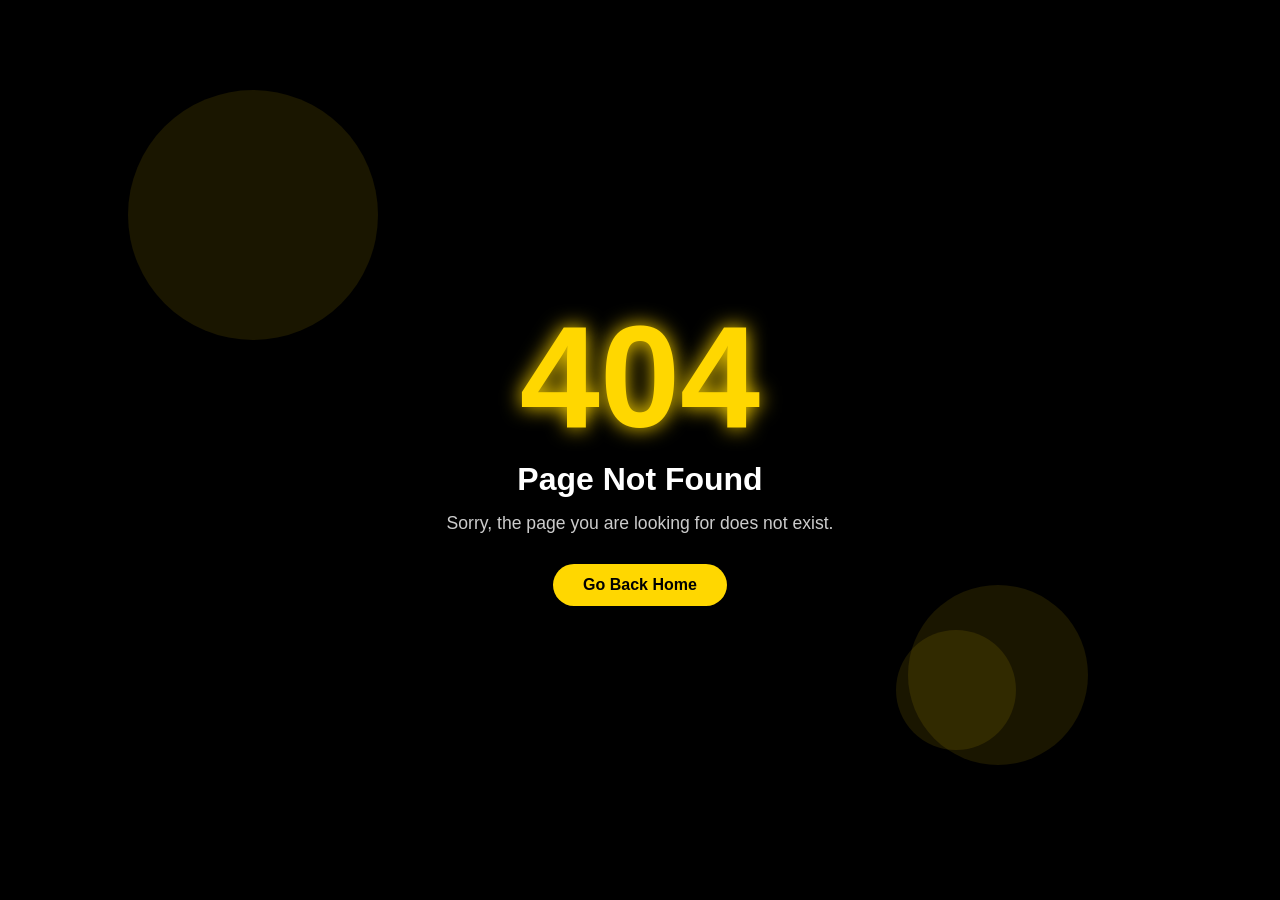
<file: 404page.html>
<!DOCTYPE html>
<html lang="en">
<head>
<meta charset="UTF-8">
<meta name="viewport" content="width=device-width, initial-scale=1.0">
<title>404 - Page Not Found</title>

<style>
*{
    margin:0;
    padding:0;
    box-sizing:border-box;
    font-family:'Segoe UI', sans-serif;
}

body{
    height:100vh;
    display:flex;
    justify-content:center;
    align-items:center;
    background:#000;
    color:#fff;
    overflow:hidden;
}

.container{
    text-align:center;
    animation:fadeIn 1.5s ease;
}

h1{
    font-size:9rem;
    color:#FFD700;
    text-shadow:0 0 20px #FFD700;
    animation:glow 2s infinite alternate;
}

h2{
    font-size:2rem;
    margin-bottom:15px;
    color:#fff;
}

p{
    color:#ccc;
    margin-bottom:30px;
    font-size:1.1rem;
}

.btn{
    display:inline-block;
    padding:12px 30px;
    background:#FFD700;
    color:#000;
    text-decoration:none;
    border-radius:30px;
    font-weight:bold;
    transition:0.4s;
}

.btn:hover{
    background:#fff;
    transform:scale(1.08);
    box-shadow:0 0 20px #FFD700;
}

.circle{
    position:absolute;
    border-radius:50%;
    background:rgba(255,215,0,0.1);
    animation:float 8s infinite linear;
}

.circle:nth-child(1){
    width:250px;
    height:250px;
    top:10%;
    left:10%;
}

.circle:nth-child(2){
    width:180px;
    height:180px;
    bottom:15%;
    right:15%;
    animation-duration:10s;
}

.circle:nth-child(3){
    width:120px;
    height:120px;
    top:70%;
    left:70%;
    animation-duration:12s;
}

@keyframes glow{
    from{
        text-shadow:0 0 10px #FFD700;
    }
    to{
        text-shadow:0 0 30px #FFD700,
                    0 0 50px #FFD700;
    }
}

@keyframes float{
    0%{
        transform:translateY(0px);
    }
    50%{
        transform:translateY(-30px);
    }
    100%{
        transform:translateY(0px);
    }
}

@keyframes fadeIn{
    from{
        opacity:0;
        transform:translateY(30px);
    }
    to{
        opacity:1;
        transform:translateY(0);
    }
}
</style>
</head>
<body>

<div class="circle"></div>
<div class="circle"></div>
<div class="circle"></div>

<div class="container">
    <h1>404</h1>
    <h2>Page Not Found</h2>
    <p>Sorry, the page you are looking for does not exist.</p>
    <a href="index.html" class="btn">Go Back Home</a>
</div>

</body>
</html>
</file>
